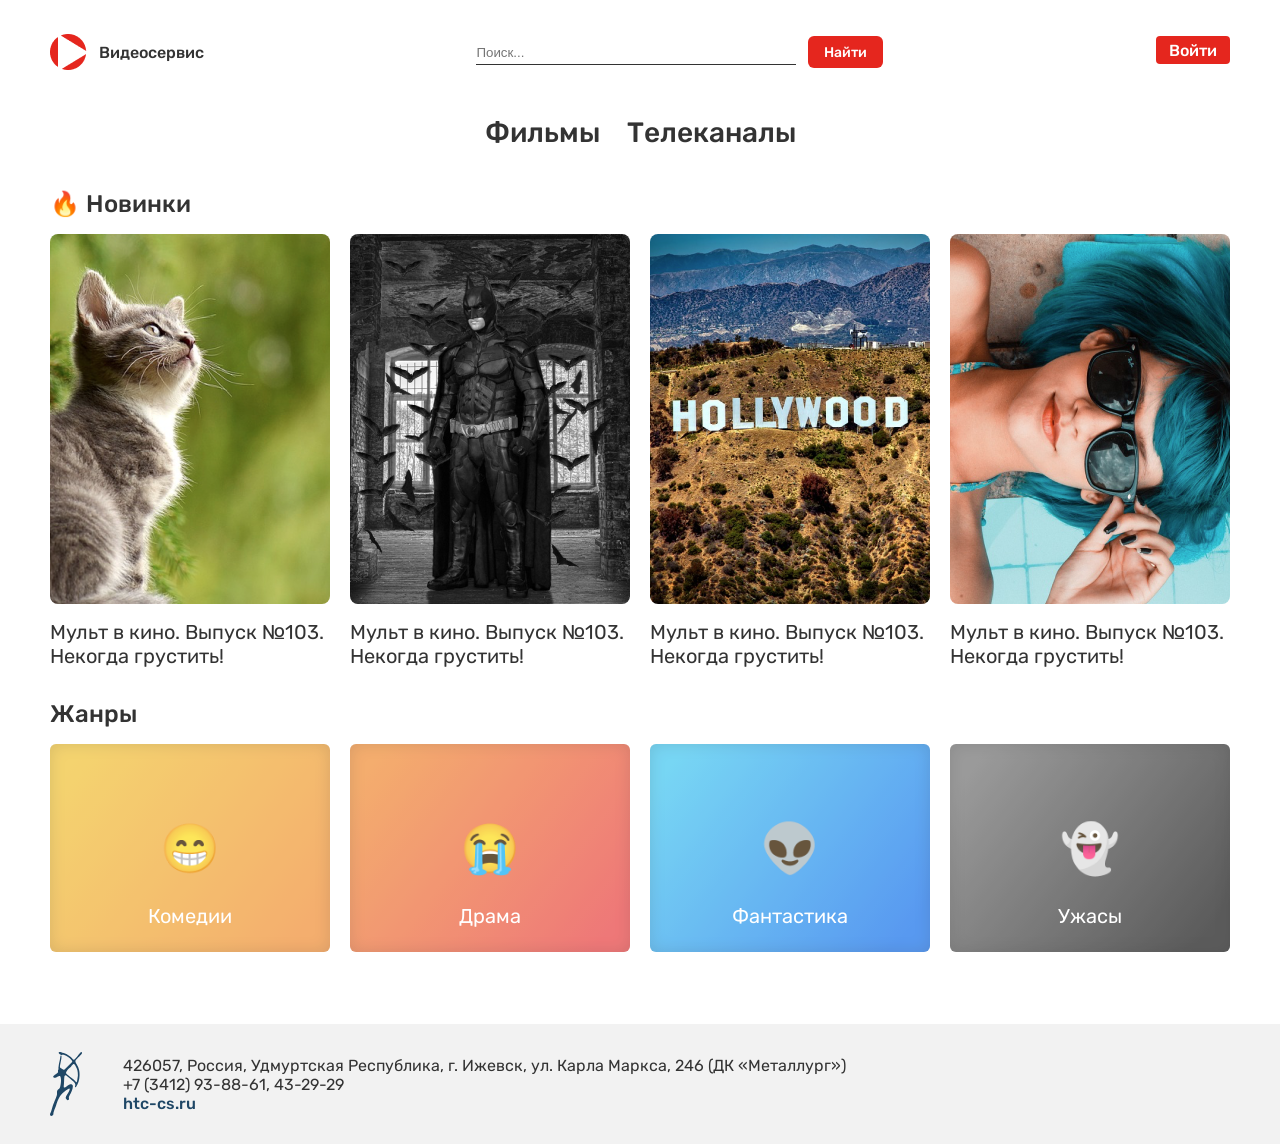
<file: index.html>
<!DOCTYPE html>
<html lang="ru">
<head>
    <meta charset="UTF-8">
    <meta name="viewport" content="width=device-width, initial-scale=1.0">
    <link rel="stylesheet" href="style1.css">
    <title>Фильмы/Телеканалы</title>
</head>
<body>
    <div class="container">
        <header class="header">
            <div class="header__logo">
                <img src="img/sign.png" alt="logo">
                <p class="header__logo-name">Видеосервис</p>
            </div>
            <form action="#">
                <input class="header__search-txt" type="text" placeholder="Поиск...">
                <input type="button" value="Найти">
            </form>
           <form action="#">
                <input type="checkbox" id="authToggle" class="auth-open-btn" aria-label="Войти">
            </form>
        </header>
        <main>
            <nav class="nav">
                <a class="nav__a" href="#">Фильмы</a>
                <a class="nav__a" href="index2.html">Телеканалы</a>
            </nav>
            <div class="movies">
                <p class="movies-h">&#128293; Новинки</p>
                <div class="new">
                    <div class="new-item">
                        <img class="new-item__img" src="img/img_cat.png" alt="movie about cat">
                        <p>Мульт в кино. Выпуск №103. Некогда грустить!</p>
                        <p class="new-item__desc">Фильм повествует о череде событий, произошедших в Голливуде в 1969 году, на закате его «золотого века». Известный актер Рик Далтон и его дублер Клифф Бут пытаются найти свое место в стремительно меняющемся мире киноиндустрии.</p>
                    </div>
                    <div class="new-item">
                        <img class="new-item__img" src="img/img_bat.png" alt="movie about cat">
                        <p>Мульт в кино. Выпуск №103. Некогда грустить!</p>
                        <p class="new-item__desc">Фильм повествует о череде событий, произошедших в Голливуде в 1969 году, на закате его «золотого века». Известный актер Рик Далтон и его дублер Клифф Бут пытаются найти свое место в стремительно меняющемся мире киноиндустрии.</p>
                    </div>
                    <div class="new-item">
                        <img class="new-item__img" src="img/img_holy.png" alt="movie about cat">
                        <p>Мульт в кино. Выпуск №103. Некогда грустить!</p>
                        <p class="new-item__desc">Фильм повествует о череде событий, произошедших в Голливуде в 1969 году, на закате его «золотого века». Известный актер Рик Далтон и его дублер Клифф Бут пытаются найти свое место в стремительно меняющемся мире киноиндустрии.</p>
                    </div>
                    <div class="new-item">
                        <img class="new-item__img" src="img/img_strip.png" alt="movie about cat">
                        <p>Мульт в кино. Выпуск №103. Некогда грустить!</p>
                        <p class="new-item__desc">Фильм повествует о череде событий, произошедших в Голливуде в 1969 году, на закате его «золотого века». Известный актер Рик Далтон и его дублер Клифф Бут пытаются найти свое место в стремительно меняющемся мире киноиндустрии.</p>
                    </div>
                </div>
            </div>
            <div class="genres-gallery">
                <p class="movies-h">
                    Жанры
                </p>
                <div class="genres">
                    <div class="genres__item comedy">
                        <p class="genres__item-emj">
                            &#128513;
                        </p>
                        <p class="genres__item-p">
                            Комедии
                        </p>
                        
                    </div>
                    <div class="genres__item drama">
                        <p class="genres__item-emj">
                            &#128557;
                        </p>
                        <p class="genres__item-p">
                            Драма
                        </p>
                        
                    </div>
                    <div class="genres__item fantasy">
                        <p class="genres__item-emj">
                        	&#128125;
                        </p>
                        <p class="genres__item-p">
                            Фантастика
                        </p>
                        
                    </div>
                    <div class="genres__item horror">
                        <p class="genres__item-emj">
                        	&#128123;
                        </p>
                        <p class="genres__item-p">
                            Ужасы
                        </p>
                        
                    </div>
                </div>
            </div>
        </main>
    </div>
    <footer class="footer">
        <div class="container footer-container">
            <img src="img/logo.svg" alt="logo">
            <div class="footer__info">
                <p class="footer__info-p">426057, Россия, Удмуртская Республика, г. Ижевск, ул. Карла Маркса, 246 (ДК «Металлург»)</p>
                <p class="footer__info-p">+7 (3412) 93-88-61, 43-29-29</p>
                <a class="footer__info-a" href="https://htc-cs.ru">htc-cs.ru</a>
            </div>
        </div>
    </footer>
<div class="modalAuth" id="modalAuth" role="dialog" aria-modal="true" aria-labelledby="modalAuthTitle">
        <label for="authToggle" class="modalAuth-overlay"></label>
        <div class="modalAuth-content">
            <h1 class="modalAuth-content_Header" id="modalAuthTitle">Вход</h1>
            <form class="modalAuth-form" action="#" method="post">
                <div class="modalAuth-content__login">
                    <input class="modalAuth-content__login-inp" type="text" name="login" placeholder="Логин">
                </div>
                <div class="modalAuth-content__password">
                    <input class="modalAuth-content__password-inp" type="password" name="password" placeholder="Пароль">
                </div>
                <div class="custom-checkbox">
                    <label>
                        <input type="checkbox" name="agree">
                        Запомнить меня
                    </label>
                </div>
                <div class="modalAuth-buttons">
                    <button class="modalAuth-btn modalAuth-btn--primary" type="submit">Войти</button>
                </div>
            </form>
        </div>
    </div>
</body>
</html>
</file>
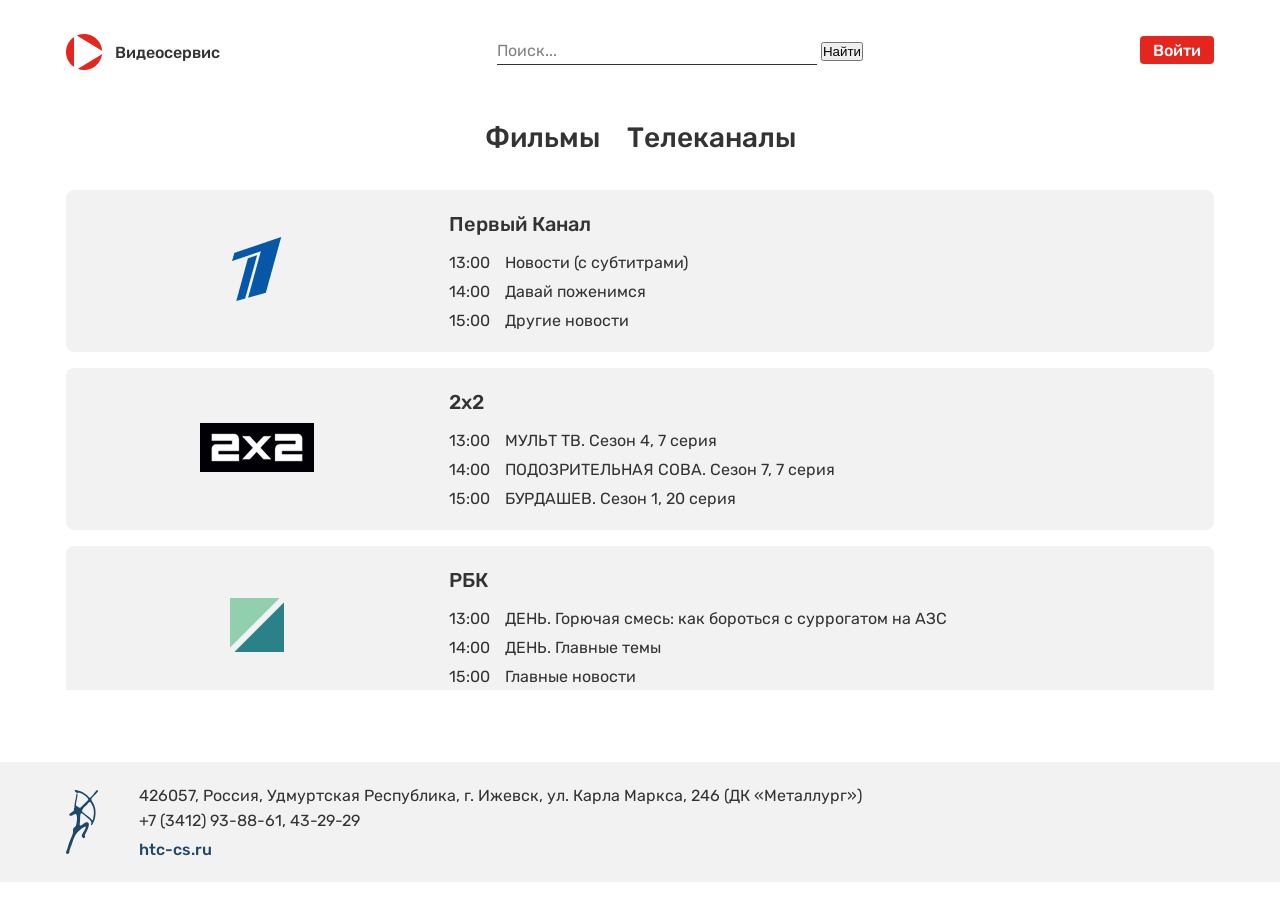
<file: serial—копия—копия/index.html>
<!DOCTYPE html>
<html lang="ru">
<head>
    <meta charset="UTF-8">
    <meta name="viewport" content="width=device-width, initial-scale=1.0">
    <link rel="stylesheet" href="style.css">
    <title>Фильмы/Телеканалы</title>
</head>
<body>
    <div class="container">
        <header class="header">
            <div class="header__logo">
                <img src="img/sign.png" alt="logo">
                <p class="header__logo-name">Видеосервис</p>
            </div>
            <form action="#">
                <input class="header__search-txt" type="text" placeholder="Поиск...">
                <input type="button" value="Найти">
            </form>
            <form action="#">
                <input type="checkbox" id="authToggle" class="auth-open-btn" aria-label="Войти">
            </form>
        </header>
        <main>
            <nav class="nav">
                <a class="nav__a" href="../ЦВТ_2026_2_2/index.html">Фильмы</a>
                <a class="nav__a" href="#">Телеканалы</a>
            </nav>
            <div class="mainBlock">
                <div class="mainBlock__first">
                    <div class="mainBlock__first-tvLogo">
                        <img class="mainBlock__first-img" src="img/1st.png" alt="firstChannelLogo">
                    </div>
                    <div class="mainBlock__first-tvScheduleOsn">
                        <p class="mainBlock__first-tvScheduleChannelName">Первый Канал</p>
                        <div class="mainBlock__first-tvSchedule">
                            <p class="mainBlock__first-scheduleTimeRed">13:00</p>
                            <p class="mainBlock__first-scheduleProgrammRed">Новости (с субтитрами)</p>
                            <p class="mainBlock__first-scheduleTime">14:00</p>
                            <p class="mainBlock__first-scheduleProgramm">Давай поженимся</p>
                            <p class="mainBlock__first-scheduleTime">15:00</p>
                            <p class="mainBlock__first-scheduleProgramm">Другие новости</p>
                        </div>
                    </div>
                </div>
                <div class="mainBlock__second">
                    <div class="mainBlock__second-tvLogo">
                        <img class="mainBlock__second-img" src="img/2x2.png" alt="2x2ChannelLogo">
                    </div>
                    <div class="mainBlock__second-tvScheduleOsn">
                        <p class="mainBlock__second-tvScheduleChannelName">2x2</p>
                        <div class="mainBlock__second-tvSchedule">
                            <p class="mainBlock__second-scheduleTimeRed">13:00</p>
                            <p class="mainBlock__second-scheduleProgrammRed">МУЛЬТ ТВ. Сезон 4, 7 серия</p>
                            <p class="mainBlock__second-scheduleTime">14:00</p>
                            <p class="mainBlock__second-scheduleProgramm">ПОДОЗРИТЕЛЬНАЯ СОВА. Сезон 7, 7 серия</p>
                            <p class="mainBlock__second-scheduleTime">15:00</p>
                            <p class="mainBlock__second-scheduleProgramm">БУРДАШЕВ. Сезон 1, 20 серия</p>
                        </div>
                    </div>
                </div>
                <div class="mainBlock__third">
                    <div class="mainBlock__third-tvLogo">
                        <img class="mainBlock__third-img" src="img/rbc.png" alt="RBK-ChannelLogo">
                    </div>
                    <div class="mainBlock__third-tvScheduleOsn">
                        <p class="mainBlock__third-tvScheduleChannelName">РБК</p>
                        <div class="mainBlock__third-tvSchedule">
                            <p class="mainBlock__third-scheduleTimeRed">13:00</p>
                            <p class="mainBlock__third-scheduleProgrammRed">ДЕНЬ. Горючая смесь: как бороться с суррогатом на АЗС</p>
                            <p class="mainBlock__third-scheduleTime">14:00</p>
                            <p class="mainBlock__third-scheduleProgramm">ДЕНЬ. Главные темы</p>
                            <p class="mainBlock__third-scheduleTime">15:00</p>
                            <p class="mainBlock__third-scheduleProgramm">Главные новости</p>
                        </div>
                    </div>
                </div>
                <div class="mainBlock__fourth">
                    <div class="mainBlock__fourth-tvLogo">
                        <img class="mainBlock__fourth-img" src="img/amedia.png" alt="AmediaPremium-ChannelLogo">
                    </div>
                    <div class="mainBlock__fourth-tvScheduleOsn">
                        <p class="mainBlock__fourth-tvScheduleChannelName">AMEDIA PREMIUM</p>
                        <div class="mainBlock__fourth-tvSchedule">
                            <p class="mainBlock__fourth-scheduleTimeRed">13:00</p>
                            <p class="mainBlock__fourth-scheduleProgrammRed">Клиент всегда мёртв</p>
                            <p class="mainBlock__fourth-scheduleTime">14:00</p>
                            <p class="mainBlock__fourth-scheduleProgramm">Голодные игры: Сойка-пересмешница. Часть I</p>
                            <p class="mainBlock__fourth-scheduleTime">15:00</p>
                            <p class="mainBlock__fourth-scheduleProgramm">Секс в большом городе</p>
                        </div>
                    </div>
                </div>
            </div>
            <div class="scrollbar">
            </div>
        </main>
    </div>
    <footer class="footer">
        <div class="container footer-container">
            <img src="img/logo.svg" alt="logo">
            <div class="footer__info">
                <p class="footer__info-p">426057, Россия, Удмуртская Республика, г. Ижевск, ул. Карла Маркса, 246 (ДК «Металлург»)</p>
                <p class="footer__info-p">+7 (3412) 93-88-61, 43-29-29</p>
                <a class="footer__info-a" href="https://htc-cs.ru">htc-cs.ru</a>
            </div>
        </div>
    </footer>
    <div class="modalAuth" id="modalAuth" role="dialog" aria-modal="true" aria-labelledby="modalAuthTitle">
        <label for="authToggle" class="modalAuth-overlay"></label>
        <div class="modalAuth-content">
            <h1 class="modalAuth-content_Header" id="modalAuthTitle">Вход</h1>
            <form class="modalAuth-form" action="#" method="post">
                <div class="modalAuth-content__login">
                    <input class="modalAuth-content__login-inp" type="text" name="login" placeholder="Логин">
                </div>
                <div class="modalAuth-content__password">
                    <input class="modalAuth-content__password-inp" type="password" name="password" placeholder="Пароль">
                </div>
                <div class="custom-checkbox">
                    <label>
                        <input type="checkbox" name="agree">
                        Запомнить меня
                    </label>
                </div>
                <div class="modalAuth-buttons">
                    <button class="modalAuth-btn modalAuth-btn--primary" type="submit">Войти</button>
                </div>
            </form>
        </div>
    </div>
</body>
</html>
</file>
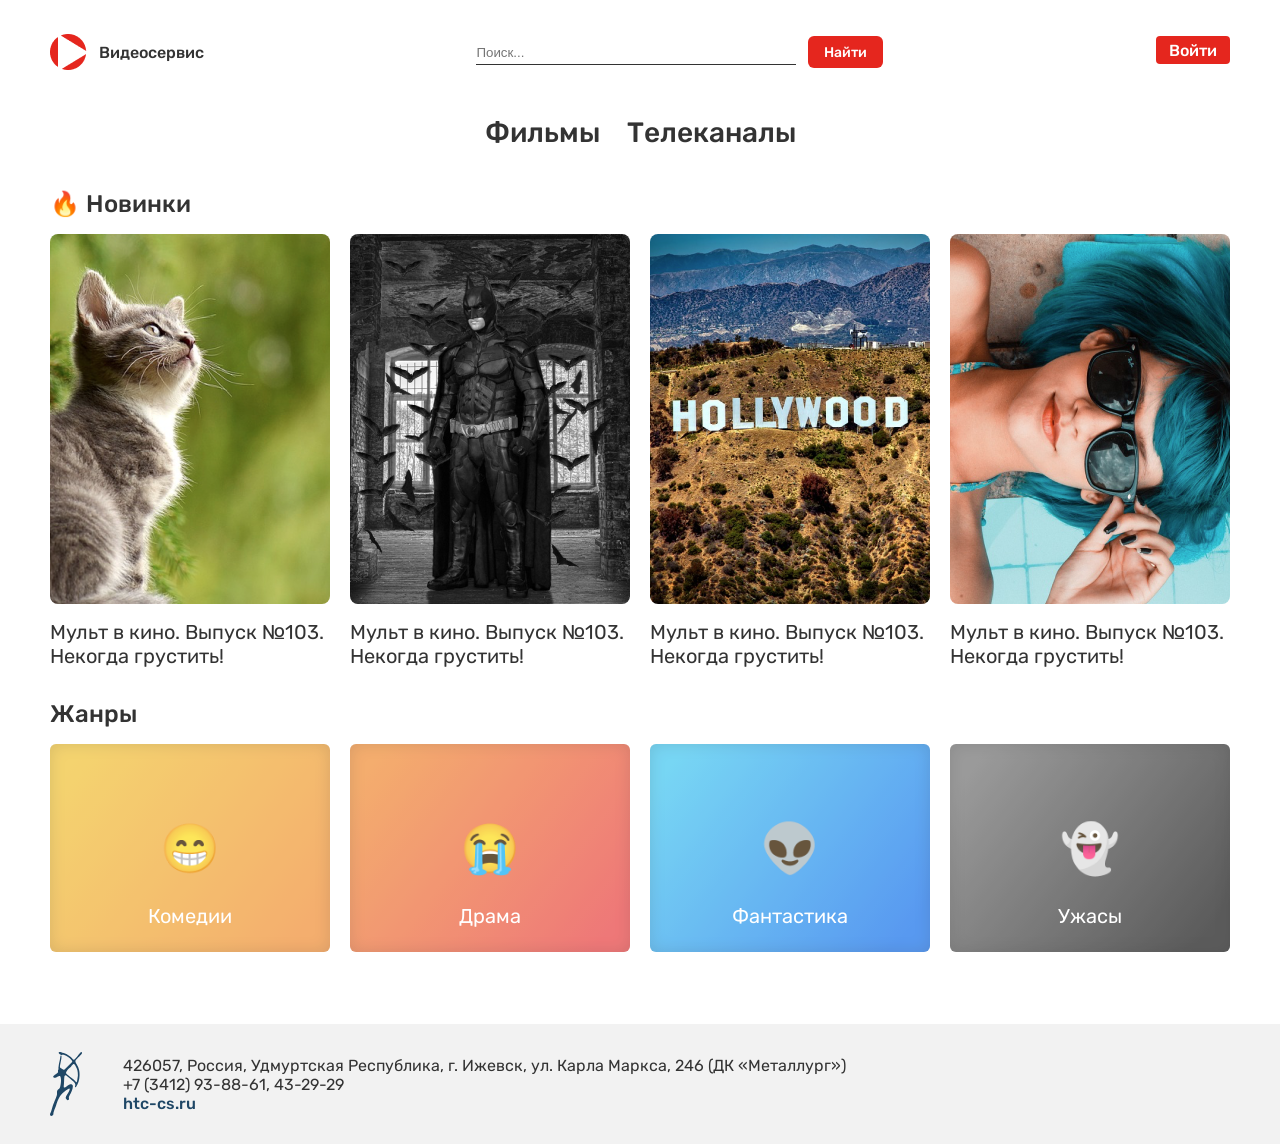
<file: ЦВТ_2026_2_2/index.html>
<!DOCTYPE html>
<html lang="ru">
<head>
    <meta charset="UTF-8">
    <meta name="viewport" content="width=device-width, initial-scale=1.0">
    <link rel="stylesheet" href="style.css">
    <title>Фильмы/Телеканалы</title>
</head>
<body>
    <div class="container">
        <header class="header">
            <div class="header__logo">
                <img src="img/sign.png" alt="logo">
                <p class="header__logo-name">Видеосервис</p>
            </div>
            <form action="#">
                <input class="header__search-txt" type="text" placeholder="Поиск...">
                <input type="button" value="Найти">
            </form>
           <form action="#">
                <input type="checkbox" id="authToggle" class="auth-open-btn" aria-label="Войти">
            </form>
        </header>
        <main>
            <nav class="nav">
                <a class="nav__a" href="#">Фильмы</a>
                <a class="nav__a" href="../serial—копия—копия/index.html">Телеканалы</a>
            </nav>
            <div class="movies">
                <p class="movies-h">&#128293; Новинки</p>
                <div class="new">
                    <div class="new-item">
                        <img class="new-item__img" src="img/img_cat.png" alt="movie about cat">
                        <p>Мульт в кино. Выпуск №103. Некогда грустить!</p>
                        <p class="new-item__desc">Фильм повествует о череде событий, произошедших в Голливуде в 1969 году, на закате его «золотого века». Известный актер Рик Далтон и его дублер Клифф Бут пытаются найти свое место в стремительно меняющемся мире киноиндустрии.</p>
                    </div>
                    <div class="new-item">
                        <img class="new-item__img" src="img/img_bat.png" alt="movie about cat">
                        <p>Мульт в кино. Выпуск №103. Некогда грустить!</p>
                        <p class="new-item__desc">Фильм повествует о череде событий, произошедших в Голливуде в 1969 году, на закате его «золотого века». Известный актер Рик Далтон и его дублер Клифф Бут пытаются найти свое место в стремительно меняющемся мире киноиндустрии.</p>
                    </div>
                    <div class="new-item">
                        <img class="new-item__img" src="img/img_holy.png" alt="movie about cat">
                        <p>Мульт в кино. Выпуск №103. Некогда грустить!</p>
                        <p class="new-item__desc">Фильм повествует о череде событий, произошедших в Голливуде в 1969 году, на закате его «золотого века». Известный актер Рик Далтон и его дублер Клифф Бут пытаются найти свое место в стремительно меняющемся мире киноиндустрии.</p>
                    </div>
                    <div class="new-item">
                        <img class="new-item__img" src="img/img_strip.png" alt="movie about cat">
                        <p>Мульт в кино. Выпуск №103. Некогда грустить!</p>
                        <p class="new-item__desc">Фильм повествует о череде событий, произошедших в Голливуде в 1969 году, на закате его «золотого века». Известный актер Рик Далтон и его дублер Клифф Бут пытаются найти свое место в стремительно меняющемся мире киноиндустрии.</p>
                    </div>
                </div>
            </div>
            <div class="genres-gallery">
                <p class="movies-h">
                    Жанры
                </p>
                <div class="genres">
                    <div class="genres__item comedy">
                        <p class="genres__item-emj">
                            &#128513;
                        </p>
                        <p class="genres__item-p">
                            Комедии
                        </p>
                        
                    </div>
                    <div class="genres__item drama">
                        <p class="genres__item-emj">
                            &#128557;
                        </p>
                        <p class="genres__item-p">
                            Драма
                        </p>
                        
                    </div>
                    <div class="genres__item fantasy">
                        <p class="genres__item-emj">
                        	&#128125;
                        </p>
                        <p class="genres__item-p">
                            Фантастика
                        </p>
                        
                    </div>
                    <div class="genres__item horror">
                        <p class="genres__item-emj">
                        	&#128123;
                        </p>
                        <p class="genres__item-p">
                            Ужасы
                        </p>
                        
                    </div>
                </div>
            </div>
        </main>
    </div>
    <footer class="footer">
        <div class="container footer-container">
            <img src="img/logo.svg" alt="logo">
            <div class="footer__info">
                <p class="footer__info-p">426057, Россия, Удмуртская Республика, г. Ижевск, ул. Карла Маркса, 246 (ДК «Металлург»)</p>
                <p class="footer__info-p">+7 (3412) 93-88-61, 43-29-29</p>
                <a class="footer__info-a" href="https://htc-cs.ru">htc-cs.ru</a>
            </div>
        </div>
    </footer>
<div class="modalAuth" id="modalAuth" role="dialog" aria-modal="true" aria-labelledby="modalAuthTitle">
        <label for="authToggle" class="modalAuth-overlay"></label>
        <div class="modalAuth-content">
            <h1 class="modalAuth-content_Header" id="modalAuthTitle">Вход</h1>
            <form class="modalAuth-form" action="#" method="post">
                <div class="modalAuth-content__login">
                    <input class="modalAuth-content__login-inp" type="text" name="login" placeholder="Логин">
                </div>
                <div class="modalAuth-content__password">
                    <input class="modalAuth-content__password-inp" type="password" name="password" placeholder="Пароль">
                </div>
                <div class="custom-checkbox">
                    <label>
                        <input type="checkbox" name="agree">
                        Запомнить меня
                    </label>
                </div>
                <div class="modalAuth-buttons">
                    <button class="modalAuth-btn modalAuth-btn--primary" type="submit">Войти</button>
                </div>
            </form>
        </div>
    </div>
</body>
</html>
</file>
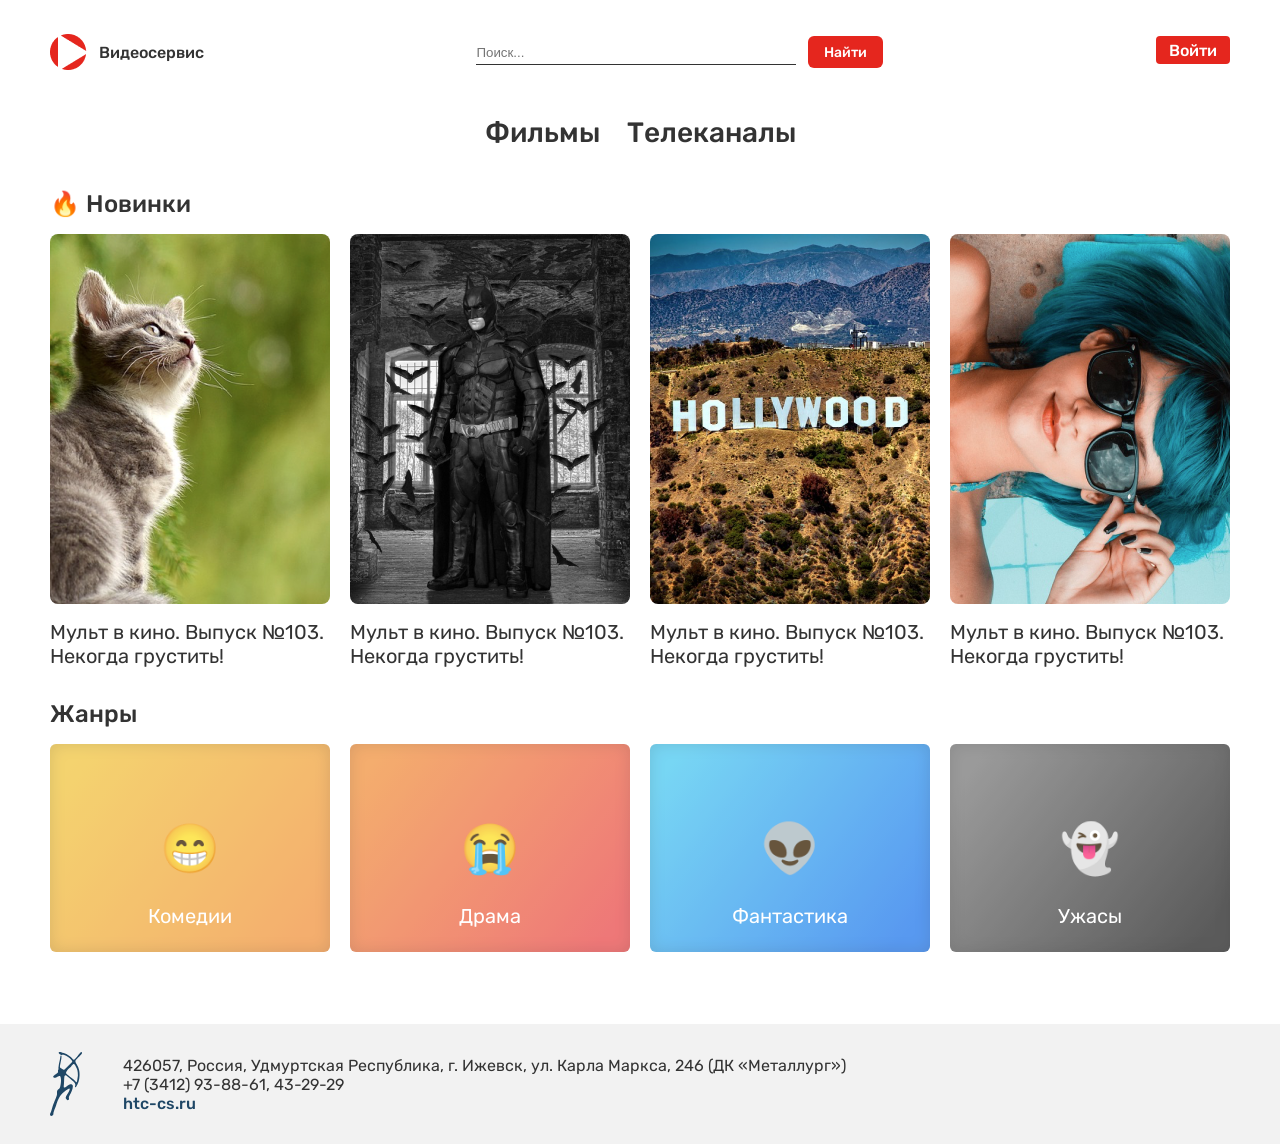
<file: index1.html>
<!DOCTYPE html>
<html lang="ru">
<head>
    <meta charset="UTF-8">
    <meta name="viewport" content="width=device-width, initial-scale=1.0">
    <link rel="stylesheet" href="style1.css">
    <title>Фильмы/Телеканалы</title>
</head>
<body>
    <div class="container">
        <header class="header">
            <div class="header__logo">
                <img src="img/sign.png" alt="logo">
                <p class="header__logo-name">Видеосервис</p>
            </div>
            <form action="#">
                <input class="header__search-txt" type="text" placeholder="Поиск...">
                <input type="button" value="Найти">
            </form>
           <form action="#">
                <input type="checkbox" id="authToggle" class="auth-open-btn" aria-label="Войти">
            </form>
        </header>
        <main>
            <nav class="nav">
                <a class="nav__a" href="#">Фильмы</a>
                <a class="nav__a" href="index2.html">Телеканалы</a>
            </nav>
            <div class="movies">
                <p class="movies-h">&#128293; Новинки</p>
                <div class="new">
                    <div class="new-item">
                        <img class="new-item__img" src="img/img_cat.png" alt="movie about cat">
                        <p>Мульт в кино. Выпуск №103. Некогда грустить!</p>
                        <p class="new-item__desc">Фильм повествует о череде событий, произошедших в Голливуде в 1969 году, на закате его «золотого века». Известный актер Рик Далтон и его дублер Клифф Бут пытаются найти свое место в стремительно меняющемся мире киноиндустрии.</p>
                    </div>
                    <div class="new-item">
                        <img class="new-item__img" src="img/img_bat.png" alt="movie about cat">
                        <p>Мульт в кино. Выпуск №103. Некогда грустить!</p>
                        <p class="new-item__desc">Фильм повествует о череде событий, произошедших в Голливуде в 1969 году, на закате его «золотого века». Известный актер Рик Далтон и его дублер Клифф Бут пытаются найти свое место в стремительно меняющемся мире киноиндустрии.</p>
                    </div>
                    <div class="new-item">
                        <img class="new-item__img" src="img/img_holy.png" alt="movie about cat">
                        <p>Мульт в кино. Выпуск №103. Некогда грустить!</p>
                        <p class="new-item__desc">Фильм повествует о череде событий, произошедших в Голливуде в 1969 году, на закате его «золотого века». Известный актер Рик Далтон и его дублер Клифф Бут пытаются найти свое место в стремительно меняющемся мире киноиндустрии.</p>
                    </div>
                    <div class="new-item">
                        <img class="new-item__img" src="img/img_strip.png" alt="movie about cat">
                        <p>Мульт в кино. Выпуск №103. Некогда грустить!</p>
                        <p class="new-item__desc">Фильм повествует о череде событий, произошедших в Голливуде в 1969 году, на закате его «золотого века». Известный актер Рик Далтон и его дублер Клифф Бут пытаются найти свое место в стремительно меняющемся мире киноиндустрии.</p>
                    </div>
                </div>
            </div>
            <div class="genres-gallery">
                <p class="movies-h">
                    Жанры
                </p>
                <div class="genres">
                    <div class="genres__item comedy">
                        <p class="genres__item-emj">
                            &#128513;
                        </p>
                        <p class="genres__item-p">
                            Комедии
                        </p>
                        
                    </div>
                    <div class="genres__item drama">
                        <p class="genres__item-emj">
                            &#128557;
                        </p>
                        <p class="genres__item-p">
                            Драма
                        </p>
                        
                    </div>
                    <div class="genres__item fantasy">
                        <p class="genres__item-emj">
                        	&#128125;
                        </p>
                        <p class="genres__item-p">
                            Фантастика
                        </p>
                        
                    </div>
                    <div class="genres__item horror">
                        <p class="genres__item-emj">
                        	&#128123;
                        </p>
                        <p class="genres__item-p">
                            Ужасы
                        </p>
                        
                    </div>
                </div>
            </div>
        </main>
    </div>
    <footer class="footer">
        <div class="container footer-container">
            <img src="img/logo.svg" alt="logo">
            <div class="footer__info">
                <p class="footer__info-p">426057, Россия, Удмуртская Республика, г. Ижевск, ул. Карла Маркса, 246 (ДК «Металлург»)</p>
                <p class="footer__info-p">+7 (3412) 93-88-61, 43-29-29</p>
                <a class="footer__info-a" href="https://htc-cs.ru">htc-cs.ru</a>
            </div>
        </div>
    </footer>
<div class="modalAuth" id="modalAuth" role="dialog" aria-modal="true" aria-labelledby="modalAuthTitle">
        <label for="authToggle" class="modalAuth-overlay"></label>
        <div class="modalAuth-content">
            <h1 class="modalAuth-content_Header" id="modalAuthTitle">Вход</h1>
            <form class="modalAuth-form" action="#" method="post">
                <div class="modalAuth-content__login">
                    <input class="modalAuth-content__login-inp" type="text" name="login" placeholder="Логин">
                </div>
                <div class="modalAuth-content__password">
                    <input class="modalAuth-content__password-inp" type="password" name="password" placeholder="Пароль">
                </div>
                <div class="custom-checkbox">
                    <label>
                        <input type="checkbox" name="agree">
                        Запомнить меня
                    </label>
                </div>
                <div class="modalAuth-buttons">
                    <button class="modalAuth-btn modalAuth-btn--primary" type="submit">Войти</button>
                </div>
            </form>
        </div>
    </div>
</body>
</html>
</file>
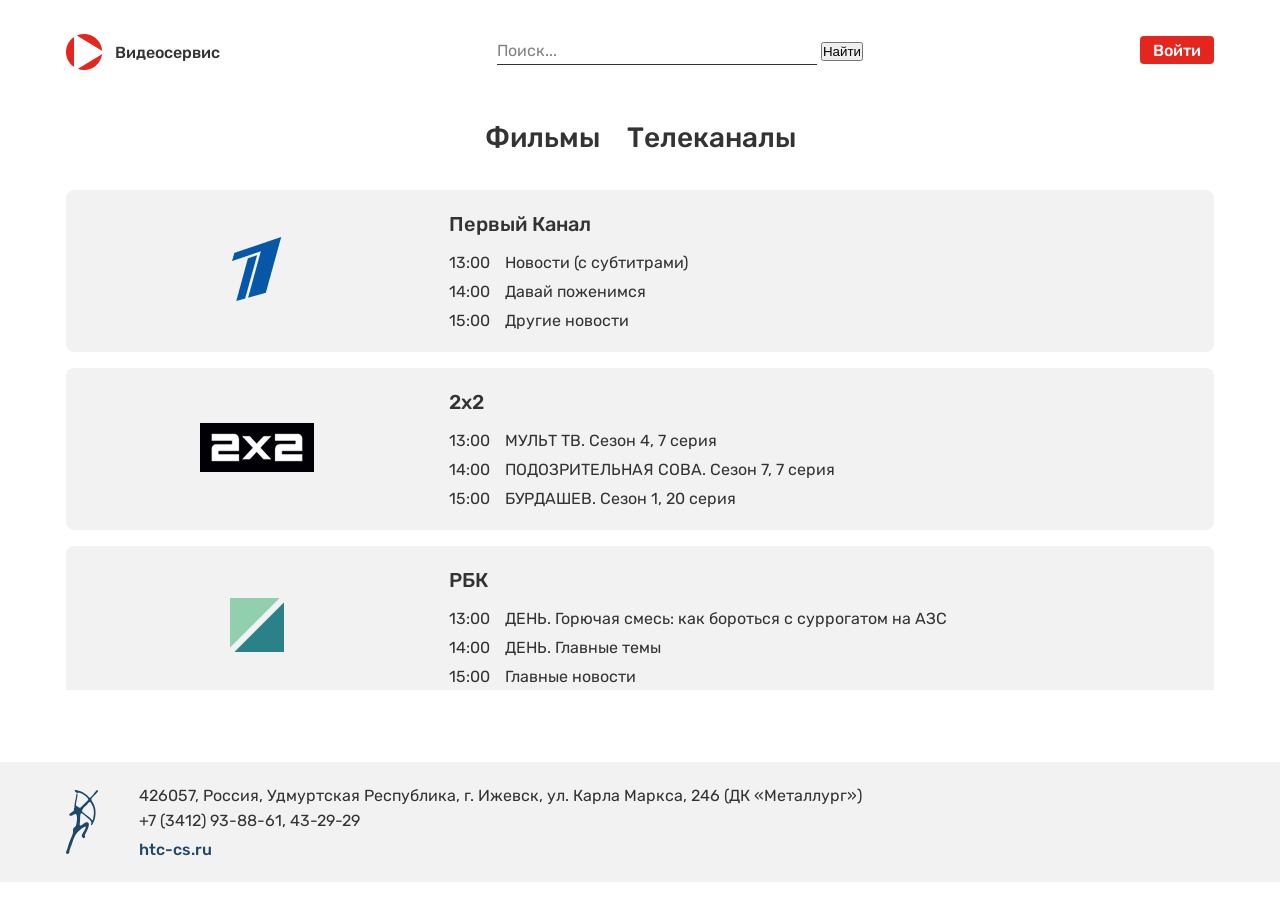
<file: index2.html>
<!DOCTYPE html>
<html lang="ru">
<head>
    <meta charset="UTF-8">
    <meta name="viewport" content="width=device-width, initial-scale=1.0">
    <link rel="stylesheet" href="style2.css">
    <title>Фильмы/Телеканалы</title>
</head>
<body>
    <div class="container">
        <header class="header">
            <div class="header__logo">
                <img src="img/sign.png" alt="logo">
                <p class="header__logo-name">Видеосервис</p>
            </div>
            <form action="#">
                <input class="header__search-txt" type="text" placeholder="Поиск...">
                <input type="button" value="Найти">
            </form>
            <form action="#">
                <input type="checkbox" id="authToggle" class="auth-open-btn" aria-label="Войти">
            </form>
        </header>
        <main>
            <nav class="nav">
                <a class="nav__a" href="index.html">Фильмы</a>
                <a class="nav__a" href="#">Телеканалы</a>
            </nav>
            <div class="mainBlock">
                <div class="mainBlock__first">
                    <div class="mainBlock__first-tvLogo">
                        <img class="mainBlock__first-img" src="img/1st.png" alt="firstChannelLogo">
                    </div>
                    <div class="mainBlock__first-tvScheduleOsn">
                        <p class="mainBlock__first-tvScheduleChannelName">Первый Канал</p>
                        <div class="mainBlock__first-tvSchedule">
                            <p class="mainBlock__first-scheduleTimeRed">13:00</p>
                            <p class="mainBlock__first-scheduleProgrammRed">Новости (с субтитрами)</p>
                            <p class="mainBlock__first-scheduleTime">14:00</p>
                            <p class="mainBlock__first-scheduleProgramm">Давай поженимся</p>
                            <p class="mainBlock__first-scheduleTime">15:00</p>
                            <p class="mainBlock__first-scheduleProgramm">Другие новости</p>
                        </div>
                    </div>
                </div>
                <div class="mainBlock__second">
                    <div class="mainBlock__second-tvLogo">
                        <img class="mainBlock__second-img" src="img/2x2.png" alt="2x2ChannelLogo">
                    </div>
                    <div class="mainBlock__second-tvScheduleOsn">
                        <p class="mainBlock__second-tvScheduleChannelName">2x2</p>
                        <div class="mainBlock__second-tvSchedule">
                            <p class="mainBlock__second-scheduleTimeRed">13:00</p>
                            <p class="mainBlock__second-scheduleProgrammRed">МУЛЬТ ТВ. Сезон 4, 7 серия</p>
                            <p class="mainBlock__second-scheduleTime">14:00</p>
                            <p class="mainBlock__second-scheduleProgramm">ПОДОЗРИТЕЛЬНАЯ СОВА. Сезон 7, 7 серия</p>
                            <p class="mainBlock__second-scheduleTime">15:00</p>
                            <p class="mainBlock__second-scheduleProgramm">БУРДАШЕВ. Сезон 1, 20 серия</p>
                        </div>
                    </div>
                </div>
                <div class="mainBlock__third">
                    <div class="mainBlock__third-tvLogo">
                        <img class="mainBlock__third-img" src="img/rbc.png" alt="RBK-ChannelLogo">
                    </div>
                    <div class="mainBlock__third-tvScheduleOsn">
                        <p class="mainBlock__third-tvScheduleChannelName">РБК</p>
                        <div class="mainBlock__third-tvSchedule">
                            <p class="mainBlock__third-scheduleTimeRed">13:00</p>
                            <p class="mainBlock__third-scheduleProgrammRed">ДЕНЬ. Горючая смесь: как бороться с суррогатом на АЗС</p>
                            <p class="mainBlock__third-scheduleTime">14:00</p>
                            <p class="mainBlock__third-scheduleProgramm">ДЕНЬ. Главные темы</p>
                            <p class="mainBlock__third-scheduleTime">15:00</p>
                            <p class="mainBlock__third-scheduleProgramm">Главные новости</p>
                        </div>
                    </div>
                </div>
                <div class="mainBlock__fourth">
                    <div class="mainBlock__fourth-tvLogo">
                        <img class="mainBlock__fourth-img" src="img/amedia.png" alt="AmediaPremium-ChannelLogo">
                    </div>
                    <div class="mainBlock__fourth-tvScheduleOsn">
                        <p class="mainBlock__fourth-tvScheduleChannelName">AMEDIA PREMIUM</p>
                        <div class="mainBlock__fourth-tvSchedule">
                            <p class="mainBlock__fourth-scheduleTimeRed">13:00</p>
                            <p class="mainBlock__fourth-scheduleProgrammRed">Клиент всегда мёртв</p>
                            <p class="mainBlock__fourth-scheduleTime">14:00</p>
                            <p class="mainBlock__fourth-scheduleProgramm">Голодные игры: Сойка-пересмешница. Часть I</p>
                            <p class="mainBlock__fourth-scheduleTime">15:00</p>
                            <p class="mainBlock__fourth-scheduleProgramm">Секс в большом городе</p>
                        </div>
                    </div>
                </div>
            </div>
            <div class="scrollbar">
            </div>
        </main>
    </div>
    <footer class="footer">
        <div class="container footer-container">
            <img src="img/logo.svg" alt="logo">
            <div class="footer__info">
                <p class="footer__info-p">426057, Россия, Удмуртская Республика, г. Ижевск, ул. Карла Маркса, 246 (ДК «Металлург»)</p>
                <p class="footer__info-p">+7 (3412) 93-88-61, 43-29-29</p>
                <a class="footer__info-a" href="https://htc-cs.ru">htc-cs.ru</a>
            </div>
        </div>
    </footer>
    <div class="modalAuth" id="modalAuth" role="dialog" aria-modal="true" aria-labelledby="modalAuthTitle">
        <label for="authToggle" class="modalAuth-overlay"></label>
        <div class="modalAuth-content">
            <h1 class="modalAuth-content_Header" id="modalAuthTitle">Вход</h1>
            <form class="modalAuth-form" action="#" method="post">
                <div class="modalAuth-content__login">
                    <input class="modalAuth-content__login-inp" type="text" name="login" placeholder="Логин">
                </div>
                <div class="modalAuth-content__password">
                    <input class="modalAuth-content__password-inp" type="password" name="password" placeholder="Пароль">
                </div>
                <div class="custom-checkbox">
                    <label>
                        <input type="checkbox" name="agree">
                        Запомнить меня
                    </label>
                </div>
                <div class="modalAuth-buttons">
                    <button class="modalAuth-btn modalAuth-btn--primary" type="submit">Войти</button>
                </div>
            </form>
        </div>
    </div>
</body>
</html>
</file>
<file: style1.css>
@charset "UTF-8";
* {
  margin: 0;
  padding: 0;
  box-sizing: border-box;
}

body {
  font-family: Rubik-Regular;
  font-size: 16px;
  color: #333333;
}

@font-face {
  font-family: Rubik-Medium;
  src: url(../fonts/Rubik-Medium.ttf);
}
@font-face {
  font-family: Rubik-Regular;
  src: url(../fonts/Rubik-Regular.ttf);
}
.container {
  width: 1180px;
  margin: 0 auto;
}

.header {
  height: 40px;
  margin-top: 32px;
  display: flex;
  justify-content: space-between;
  align-items: center;
}
.header .header__logo {
  display: flex;
  align-items: center;
}
.header .header__logo-name {
  font-family: Rubik-Medium;
  font-size: 16px;
  color: #333333;
  margin-left: 11.88px;
}
.header .header__search-txt {
  border: none;
}
.header .header__search-txt:focus {
  outline: none;
}
.header .header__search-txt {
  width: 320px;
  height: 25px;
  border-bottom: 1px #333333 solid;
}
.header .header__search-txt .header__search-txt::-moz-placeholder {
  font-family: Rubik-Regular;
  font-size: 16px;
  color: #828282;
}
.header .header__search-txt .header__search-txt::placeholder {
  font-family: Rubik-Regular;
  font-size: 16px;
  color: #828282;
}
.header form:first-of-type input[type=button] {
  border: none;
  cursor: pointer;
  font-family: Rubik-Medium;
  border-radius: 6px;
  transition: background-color 0.2s ease, color 0.2s ease;
}
.header form:first-of-type input[type=button]:focus {
  outline: none;
}
.header form:first-of-type input[type=button] {
  background-color: #E5261E;
  color: #ffffff;
  height: 32px;
  padding: 0 16px;
  margin-left: 8px;
  font-size: 14px;
}
.header form:first-of-type input[type=button] .header:hover {
  background-color: rgb(195.5976095618, 29.5569721116, 22.6023904382);
}
.header form:last-of-type input[type=button] {
  border: none;
  cursor: pointer;
  font-family: Rubik-Medium;
  border-radius: 6px;
  transition: background-color 0.2s ease, color 0.2s ease;
}
.header form:last-of-type input[type=button]:focus {
  outline: none;
}
.header form:last-of-type input[type=button] {
  background-color: transparent;
  color: #E5261E;
  border: 1px solid #E5261E;
  height: 32px;
  padding: 0 24px;
  font-size: 14px;
}
.header form:last-of-type input[type=button] .header:hover {
  background-color: #E5261E;
  color: #ffffff;
}

.nav {
  margin: 44px auto 32px auto;
  width: 311px;
  display: flex;
  justify-content: space-between;
  height: 42px;
}
.nav .nav__a {
  font-family: Rubik-Medium;
  font-size: 28px;
  color: #333333;
  text-decoration: none;
}

.nav__a:hover {
  border-bottom: 2px #E5261E solid;
  padding-bottom: 9px;
  color: #E5261E;
}

.movies-h {
  font-family: Rubik-Medium;
  font-size: 24px;
  color: #333333;
  margin-bottom: 16px;
}

.new {
  display: flex;
  justify-content: space-between;
}
.new .new-item {
  width: 280px;
  font-family: Rubik-Regular;
  font-size: 20px;
  color: #333333;
  position: relative;
}
.new .new-item .new-item__img {
  border-radius: 8px;
  margin-bottom: 16px;
  display: block;
  width: 100%;
}
.new .new-item .new-item__desc {
  width: 280px;
  height: 370px;
  background-color: rgba(51, 51, 51, 0.8);
  font-family: Rubik-Regular;
  font-size: 16px;
  color: #ffffff;
  border-radius: 8px;
  padding: 16px;
  line-height: 140%;
  position: absolute;
  top: 0;
  right: 0;
  opacity: 0;
  transition: opacity 0.2s ease;
  overflow-y: auto;
}

.new-item:hover .new-item__desc {
  opacity: 1;
  cursor: pointer;
}

.genres-gallery {
  margin-top: 32px;
}

.genres {
  display: flex;
  justify-content: space-between;
}
.genres .genres__item {
  width: 280px;
  height: 208px;
  box-shadow: inset 0 0 16px rgba(0, 0, 0, 0.15);
  border-radius: 6px;
  display: flex;
  align-items: center;
  justify-content: center;
  flex-direction: column;
  position: relative;
  opacity: 0.8;
  transition: opacity 0.2s ease;
}
.genres .genres__item .genres__item:hover {
  opacity: 1;
  cursor: pointer;
}
.genres .genres__item .genres__item-emj {
  font-size: 48px;
}
.genres .genres__item .genres__item-p {
  font-family: Rubik-Regular;
  font-size: 20px;
  color: #ffffff;
  position: absolute;
  top: 160px;
}

.comedy {
  background: linear-gradient(127.83deg, #F2C94C 8.44%, #F29A4A 91.36%);
}

.drama {
  background: linear-gradient(127.83deg, #F2994A 8.44%, #EB5757 91.36%);
}

.fantasy {
  background: linear-gradient(127.83deg, #56CCF2 8.44%, #2F80ED 91.36%);
}

.horror {
  background: linear-gradient(127.83deg, #828282 8.44%, #333333 91.36%);
}

.footer {
  background-color: #f2f2f2;
  margin-top: 72px;
}
.footer .footer-container {
  height: 120px;
  display: flex;
  align-items: center;
}
.footer .footer__info {
  margin-left: 39.98px;
}
.footer .footer__info .footer__info-p {
  font-family: Rubik-Regular;
  font-size: 16px;
  color: #333333;
}
.footer .footer__info .footer__info-p .footer__info-p:nth-child(2) {
  margin: 6px 0 10px;
}
.footer .footer__info .footer__info-a {
  font-family: Rubik-Medium;
  font-size: 16px;
  color: #1f4766;
  text-decoration: none;
}
.footer .footer__info .footer__info-a .footer__info-a:hover {
  text-decoration: underline;
}

.auth-open-btn {
  -moz-appearance: none;
       appearance: none;
  -webkit-appearance: none;
  width: 74px;
  height: 28px;
  border: none;
  border-radius: 4px;
  background-color: #E5261E;
  cursor: pointer;
  position: relative;
  transition: background-color 0.2s ease;
}

.auth-open-btn::after {
  content: "Войти";
  position: absolute;
  inset: 0;
  display: flex;
  align-items: center;
  justify-content: center;
  flex-direction: row;
  font-family: Rubik-Medium;
  font-size: 16px;
  color: #fff;
  pointer-events: none;
}

.auth-open-btn:hover {
  background-color: #c81f18;
}

.auth-open-btn:focus-visible {
  outline: 2px #333333 solid;
  outline-offset: 2px;
}

.modalAuth {
  position: fixed;
  inset: 0;
  z-index: 1000;
  display: flex;
  align-items: center;
  justify-content: center;
  flex-direction: row;
  opacity: 0;
  visibility: hidden;
  transition: opacity 0.2s ease, visibility 0.2s ease;
}

.modalAuth-overlay {
  position: absolute;
  inset: 0;
  background-color: rgba(0, 0, 0, 0.5);
  cursor: pointer;
}

.modalAuth-content {
  position: relative;
  z-index: 1;
  width: 304px;
  min-height: 394px;
  background-color: #F2F2F2;
  border-radius: 8px;
  padding: 36px 36px 28px;
  box-sizing: border-box;
  display: flex;
  flex-direction: column;
  align-items: center;
  transform: translateY(-12px);
  transition: transform 0.2s ease;
}

.modalAuth-content_Header {
  margin: 0 0 24px;
  font-family: Rubik-Medium;
  font-size: 24px;
  color: #333333;
}

.modalAuth-content__login {
  margin-bottom: 24px;
}

.modalAuth-content__login-inp,
.modalAuth-content__password-inp {
  width: 100%;
  height: 25px;
  border: none;
  border-bottom: 1px #333333 solid;
  background: transparent;
  font-family: Rubik-Regular;
  font-size: 16px;
  color: #333333;
}

.modalAuth-content__login-inp:focus,
.modalAuth-content__password-inp:focus {
  outline: none;
  border-bottom-color: #E5261E;
}

.modalAuth-content__login-inp::-moz-placeholder, .modalAuth-content__password-inp::-moz-placeholder {
  font-family: Rubik-Regular;
  font-size: 16px;
  color: #828282;
}

.modalAuth-content__login-inp::placeholder,
.modalAuth-content__password-inp::placeholder {
  font-family: Rubik-Regular;
  font-size: 16px;
  color: #828282;
}

.modalAuth-close {
  position: absolute;
  top: 12px;
  right: 12px;
  width: 28px;
  height: 28px;
  display: flex;
  align-items: center;
  justify-content: center;
  flex-direction: row;
  font-size: 24px;
  line-height: 1;
  color: #828282;
  cursor: pointer;
  border-radius: 4px;
  transition: color 0.2s ease, background-color 0.2s ease;
}

.modalAuth-close:hover {
  color: #E5261E;
  background-color: rgba(229, 38, 30, 0.08);
}

.modalAuth-form {
  width: 100%;
  display: flex;
  flex-direction: column;
}

.modalAuth-buttons {
  position: absolute;
  left: 96px;
  right: 95px;
  bottom: 36px;
  top: 320px;
}

.modalAuth-btn {
  width: 100%;
  height: 100%;
  display: flex;
  align-items: center;
  justify-content: center;
  flex-direction: row;
  border: none;
  border-radius: 4px;
  font-family: Rubik-Medium;
  font-size: 16px;
  color: #333333;
  cursor: pointer;
  transition: background-color 0.2s ease;
}

.modalAuth-btn--primary {
  background-color: #E5261E;
  color: #ffffff;
}

.modalAuth-btn--primary:hover {
  background-color: #c81f18;
}

body:has(#authToggle:checked) {
  overflow: hidden;
}

body:has(#authToggle:checked) .modalAuth {
  opacity: 1;
  visibility: visible;
}

body:has(#authToggle:checked) .modalAuth .modalAuth-content {
  transform: translateY(0);
}

.custom-checkbox {
  margin: 10px 0;
}

.custom-checkbox label {
  position: relative;
  display: inline-flex;
  align-items: center;
  padding-left: 30px;
  cursor: pointer;
  -webkit-user-select: none;
     -moz-user-select: none;
          user-select: none;
  font-family: Rubik-Regular;
  font-size: 16px;
  color: #333333;
  line-height: 20px;
}

.custom-checkbox label::before {
  content: "";
  position: absolute;
  left: 0;
  top: 50%;
  transform: translateY(-50%);
  width: 20px;
  height: 20px;
  background-color: #fff;
  border: 2px #333333 solid;
  border-radius: 4px;
  transition: all 0.2s ease;
}

.custom-checkbox label:hover::before {
  border-color: #999;
}

.custom-checkbox label::after {
  content: "";
  position: absolute;
  left: 7px;
  top: 50%;
  transform: translateY(-65%) rotate(45deg);
  width: 5px;
  height: 10px;
  border: solid #ff0000;
  border-width: 0 2px 2px 0;
  opacity: 0;
  transition: opacity 0.15s ease;
}

.custom-checkbox label:has(input:checked)::before {
  border-color: #333333;
  background-color: #fff;
}

.custom-checkbox label:has(input:checked)::after {
  opacity: 1;
}

.custom-checkbox input[type=checkbox] {
  position: absolute;
  opacity: 0;
  width: 0;
  height: 0;
}

@media (max-width: 768px) {
  .container {
    width: 100%;
    padding: 0 16px;
  }
  .header {
    height: auto;
    margin-top: 20px;
    flex-direction: column;
    align-items: stretch;
    gap: 16px;
  }
  .header .header__logo {
    justify-content: center;
  }
  .header .header__logo-name {
    margin-left: 8px;
  }
  .header form:first-of-type {
    display: flex;
    flex-direction: column;
    gap: 10px;
  }
  .header form:first-of-type .header__search-txt {
    width: 100%;
  }
  .header form:first-of-type input[type=button],
  .header form:last-of-type input[type=button] {
    width: 100%;
    height: 40px;
    margin-left: 0;
    font-size: 15px;
  }
  .nav {
    width: 100%;
    margin: 24px auto 20px;
    justify-content: center;
    gap: 20px;
    height: auto;
  }
  .nav .nav__a {
    font-size: 20px;
  }
  .movies-h {
    font-size: 20px;
    margin-bottom: 12px;
  }
  .new {
    flex-direction: column;
    align-items: center;
    gap: 20px;
  }
  .new .new-item {
    width: 100%;
    max-width: 340px;
  }
  .new .new-item .new-item__img {
    width: 100%;
    height: auto;
  }
  .new .new-item .new-item__desc {
    position: static;
    width: 100%;
    height: auto;
    max-height: 200px;
    background-color: #F2F2F2;
    color: #333333;
    margin-top: 8px;
    padding: 12px;
    border-radius: 6px;
    opacity: 1;
    overflow-y: auto;
    font-size: 14px;
    line-height: 1.4;
  }
  .genres-gallery {
    margin-top: 24px;
  }
  .genres {
    flex-direction: column;
    align-items: center;
    gap: 16px;
  }
  .genres .genres__item {
    width: 100%;
    max-width: 340px;
    height: 160px;
    opacity: 1;
  }
  .genres .genres__item .genres__item-emj {
    font-size: 40px;
  }
  .genres .genres__item .genres__item-p {
    top: 118px;
    font-size: 18px;
  }
  .footer {
    margin-top: 40px;
  }
  .footer .footer-container {
    height: auto;
    flex-direction: column;
    align-items: flex-start;
    gap: 16px;
    padding: 24px 0;
  }
  .footer .footer__info {
    margin-left: 0;
  }
  .footer .footer__info .footer__info-p:nth-child(2) {
    margin: 6px 0 10px;
  }
  .modalAuth-content {
    width: calc(100% - 32px);
    max-width: 340px;
    min-height: auto;
    padding: 28px 24px 24px;
  }
  .modalAuth-content_Header {
    font-size: 22px;
    margin-bottom: 20px;
  }
  .modalAuth-buttons {
    position: static;
    width: 100%;
    margin-top: 24px;
    height: auto;
  }
  .modalAuth-btn {
    height: 44px;
  }
}
@media (max-width: 380px) {
  .nav .nav__a {
    font-size: 17px;
  }
  .new-item .new-item__desc {
    font-size: 13px;
  }
  .genres .genres__item {
    height: 140px;
  }
  .genres .genres__item .genres__item-p {
    top: 102px;
    font-size: 16px;
  }
}/*# sourceMappingURL=style.css.map */
</file>
<file: serial—копия—копия/style.css>
@charset "UTF-8";
* {
  margin: 0;
  padding: 0;
  box-sizing: border-box;
}

img {
  max-width: 100%;
  height: auto;
}

@font-face {
  font-family: Rubik-Medium;
  src: url(../fonts/Rubik-Medium.ttf);
}
@font-face {
  font-family: Rubik-Regular;
  src: url(../fonts/Rubik-Regular.ttf);
}
.container {
  width: 100%;
  max-width: 1180px;
  padding: 0 16px;
  box-sizing: border-box;
  margin: 0 auto;
}

.header {
  height: 40px;
  margin-top: 32px;
  display: flex;
  justify-content: space-between;
  align-items: center;
}

.header__logo {
  display: flex;
  align-items: center;
}

.header__logo-name {
  font-family: Rubik-Medium;
  font-size: 16px;
  color: #333333;
  margin-left: 11.88px;
}

.header__search-txt {
  width: 320px;
  height: 25px;
  border: none;
  border-bottom: 1px #333333 solid;
}

.header__search-txt:focus {
  outline: none;
}

.header__search-txt::-moz-placeholder {
  font-family: Rubik-Regular;
  font-size: 16px;
  color: #828282;
}

.header__search-txt::placeholder {
  font-family: Rubik-Regular;
  font-size: 16px;
  color: #828282;
}

.nav {
  margin: 44px auto 32px auto;
  width: 311px;
  display: flex;
  justify-content: space-between;
  align-items: center;
  height: 42px;
}

.nav__a {
  font-family: Rubik-Medium;
  font-size: 28px;
  color: #333333;
  text-decoration: none;
}

.nav__a:hover {
  border-bottom: 2px #E5261E solid;
  padding-bottom: 9px;
  color: #E5261E;
}

.mainBlock__first {
  width: 100%;
  height: 162px;
  background: #F2F2F2;
  margin-bottom: 16px;
  border-radius: 8px;
  display: grid;
  grid-template-columns: 1fr 2fr;
  justify-content: center;
  align-items: center;
}

.mainBlock__first-tvLogo {
  margin: auto;
}

.mainBlock__first-tvSchedule {
  display: grid;
  grid-template-columns: 40px 1fr;
  gap: 10px 16px;
}

.mainBlock__first-tvScheduleChannelName {
  margin-bottom: 17px;
  font-family: Rubik-Medium;
  font-size: 20px;
  color: #333333;
}

.mainBlock__first-scheduleTimeRed,
.mainBlock__first-scheduleProgrammRed {
  color: red;
}

.mainBlock__first-scheduleProgramm,
.mainBlock__first-scheduleTimeRed,
.mainBlock__first-scheduleTime,
.mainBlock__first-scheduleProgrammRed {
  gap: 12px;
  font-family: Rubik-Regular;
  font-size: 16px;
  color: #333333;
}

.mainBlock__second {
  width: 100%;
  height: 162px;
  background: #F2F2F2;
  margin-bottom: 16px;
  border-radius: 8px;
  display: grid;
  grid-template-columns: 1fr 2fr;
  justify-content: center;
  align-items: center;
}

.mainBlock__second-tvLogo {
  margin: auto;
}

.mainBlock__second-tvSchedule {
  display: grid;
  grid-template-columns: 40px 1fr;
  gap: 10px 16px;
}

.mainBlock__second-tvScheduleChannelName {
  margin-bottom: 17px;
  font-family: Rubik-Medium;
  font-size: 20px;
  color: #333333;
}

.mainBlock__second-scheduleTimeRed,
.mainBlock__second-scheduleProgrammRed {
  color: red;
}

.mainBlock__second-scheduleProgramm,
.mainBlock__second-scheduleTimeRed,
.mainBlock__second-scheduleTime,
.mainBlock__second-scheduleProgrammRed {
  gap: 12px;
  font-family: Rubik-Regular;
  font-size: 16px;
  color: #333333;
}

.mainBlock__third {
  width: 100%;
  height: 162px;
  background: #F2F2F2;
  margin-bottom: 16px;
  border-radius: 8px;
  display: grid;
  grid-template-columns: 1fr 2fr;
  justify-content: center;
  align-items: center;
}

.mainBlock__third-tvLogo {
  margin: auto;
}

.mainBlock__third-tvSchedule {
  display: grid;
  grid-template-columns: 40px 1fr;
  gap: 10px 16px;
}

.mainBlock__third-tvScheduleChannelName {
  margin-bottom: 17px;
  font-family: Rubik-Medium;
  font-size: 20px;
  color: #333333;
}

.mainBlock__third-scheduleTimeRed,
.mainBlock__third-scheduleProgrammRed {
  color: red;
}

.mainBlock__third-scheduleProgramm,
.mainBlock__third-scheduleTimeRed,
.mainBlock__third-scheduleTime,
.mainBlock__third-scheduleProgrammRed {
  gap: 12px;
  font-family: Rubik-Regular;
  font-size: 16px;
  color: #333333;
}

.mainBlock__fourth {
  width: 100%;
  height: 162px;
  background: #F2F2F2;
  margin-bottom: 16px;
  border-radius: 8px;
  display: grid;
  grid-template-columns: 1fr 2fr;
  justify-content: center;
  align-items: center;
}

.mainBlock__fourth-tvLogo {
  margin: auto;
}

.mainBlock__fourth-tvSchedule {
  display: grid;
  grid-template-columns: 40px 1fr;
  gap: 10px 16px;
}

.mainBlock__fourth-tvScheduleChannelName {
  margin-bottom: 17px;
  font-family: Rubik-Medium;
  font-size: 20px;
  color: #333333;
}

.mainBlock__fourth-scheduleTimeRed,
.mainBlock__fourth-scheduleProgrammRed {
  color: red;
}

.mainBlock__fourth-scheduleProgramm,
.mainBlock__fourth-scheduleTimeRed,
.mainBlock__fourth-scheduleTime,
.mainBlock__fourth-scheduleProgrammRed {
  gap: 12px;
  font-family: Rubik-Regular;
  font-size: 16px;
  color: #333333;
}

.footer {
  background-color: #F2F2F2;
  margin-top: 72px;
}

.footer-container {
  height: 120px;
  display: flex;
  align-items: center;
}

.footer__info {
  margin-left: 39.98px;
}

.footer__info-p {
  font-family: Rubik-Regular;
  font-size: 16px;
  color: #333333;
}

.footer__info-a {
  font-family: Rubik-Medium;
  font-size: 16px;
  color: #1f4766;
  text-decoration: none;
}

.footer__info-p:nth-child(2) {
  margin: 6px 0 10px;
}

.mainBlock {
  max-width: 1180px;
  width: 100%;
  margin: 0 auto;
  max-height: 500px;
  overflow-y: auto;
  overflow-x: hidden;
}

.mainBlock::-webkit-scrollbar {
  width: 8px;
}

.mainBlock::-webkit-scrollbar-track {
  background-color: #f1f1f1;
  border-radius: 4px;
}

.mainBlock::-webkit-scrollbar-thumb {
  background-color: #828282;
  border-radius: 4px;
}

.mainBlock::-webkit-scrollbar-thumb:hover {
  background-color: #828282;
}

.auth-open-btn {
  -moz-appearance: none;
       appearance: none;
  -webkit-appearance: none;
  width: 74px;
  height: 28px;
  border: none;
  border-radius: 4px;
  background-color: #E5261E;
  cursor: pointer;
  position: relative;
  transition: background-color 0.2s ease;
}

.auth-open-btn::after {
  content: "Войти";
  position: absolute;
  inset: 0;
  display: flex;
  justify-content: center;
  align-items: center;
  font-family: Rubik-Medium;
  font-size: 16px;
  color: #fff;
  pointer-events: none;
}

.auth-open-btn:hover {
  background-color: #c81f18;
}

.auth-open-btn:focus-visible {
  outline: 2px #333333 solid;
  outline-offset: 2px;
}

.modalAuth {
  position: fixed;
  inset: 0;
  z-index: 1000;
  display: flex;
  justify-content: center;
  align-items: center;
  opacity: 0;
  visibility: hidden;
  transition: opacity 0.2s ease, visibility 0.2s ease;
}

.modalAuth-overlay {
  position: absolute;
  inset: 0;
  background-color: rgba(0, 0, 0, 0.5);
  cursor: pointer;
}

.modalAuth-content {
  position: relative;
  z-index: 1;
  width: 304px;
  min-height: 394px;
  background-color: #F2F2F2;
  border-radius: 8px;
  padding: 36px 36px 28px;
  box-sizing: border-box;
  display: flex;
  flex-direction: column;
  align-items: center;
  transform: translateY(-12px);
  transition: transform 0.2s ease;
}

.modalAuth-content_Header {
  margin: 0 0 24px;
  font-family: Rubik-Medium;
  font-size: 24px;
  color: #333333;
}

.modalAuth-content__login {
  margin-bottom: 24px;
}

.modalAuth-content__login-inp,
.modalAuth-content__password-inp {
  width: 100%;
  height: 25px;
  border: none;
  border-bottom: 1px #333333 solid;
  background: transparent;
  font-family: Rubik-Regular;
  font-size: 16px;
  color: #333333;
}

.modalAuth-content__login-inp:focus,
.modalAuth-content__password-inp:focus {
  outline: none;
  border-bottom-color: #E5261E;
}

.modalAuth-content__login-inp::-moz-placeholder, .modalAuth-content__password-inp::-moz-placeholder {
  font-family: Rubik-Regular;
  font-size: 16px;
  color: #828282;
}

.modalAuth-content__login-inp::placeholder,
.modalAuth-content__password-inp::placeholder {
  font-family: Rubik-Regular;
  font-size: 16px;
  color: #828282;
}

.modalAuth-close {
  position: absolute;
  top: 12px;
  right: 12px;
  width: 28px;
  height: 28px;
  display: flex;
  justify-content: center;
  align-items: center;
  font-size: 24px;
  line-height: 1;
  color: #828282;
  cursor: pointer;
  border-radius: 4px;
  transition: color 0.2s ease, background-color 0.2s ease;
}

.modalAuth-close:hover {
  color: #E5261E;
  background-color: rgba(229, 38, 30, 0.08);
}

.modalAuth-form {
  width: 100%;
  display: flex;
  flex-direction: column;
}

.modalAuth-buttons {
  position: absolute;
  left: 96px;
  right: 95px;
  bottom: 36px;
  top: 320px;
}

.modalAuth-btn {
  width: 100%;
  height: 100%;
  display: flex;
  justify-content: center;
  align-items: center;
  border: none;
  border-radius: 4px;
  font-family: Rubik-Medium;
  font-size: 16px;
  color: #333333;
  cursor: pointer;
  transition: background-color 0.2s ease;
}

.modalAuth-btn--primary {
  background-color: #E5261E;
  color: #ffffff;
}

.modalAuth-btn--primary:hover {
  background-color: #c81f18;
}

body:has(#authToggle:checked) {
  overflow: hidden;
}

body:has(#authToggle:checked) .modalAuth {
  opacity: 1;
  visibility: visible;
}

body:has(#authToggle:checked) .modalAuth .modalAuth-content {
  transform: translateY(0);
}

.custom-checkbox {
  margin: 10px 0;
}

.custom-checkbox label {
  position: relative;
  display: inline-flex;
  align-items: center;
  padding-left: 30px;
  cursor: pointer;
  -webkit-user-select: none;
     -moz-user-select: none;
          user-select: none;
  font-family: Rubik-Regular;
  font-size: 16px;
  color: #333333;
  line-height: 20px;
}

.custom-checkbox label::before {
  content: "";
  position: absolute;
  left: 0;
  top: 50%;
  transform: translateY(-50%);
  width: 20px;
  height: 20px;
  background-color: #fff;
  border: 2px #333333 solid;
  border-radius: 4px;
  transition: all 0.2s ease;
}

.custom-checkbox label:hover::before {
  border-color: #999;
}

.custom-checkbox label::after {
  content: "";
  position: absolute;
  left: 7px;
  top: 50%;
  transform: translateY(-65%) rotate(45deg);
  width: 5px;
  height: 10px;
  border: solid #ff0000;
  border-width: 0 2px 2px 0;
  opacity: 0;
  transition: opacity 0.15s ease;
}

.custom-checkbox label:has(input:checked)::before {
  border-color: #333333;
  background-color: #fff;
}

.custom-checkbox label:has(input:checked)::after {
  opacity: 1;
}

.custom-checkbox input[type=checkbox] {
  position: absolute;
  opacity: 0;
  width: 0;
  height: 0;
}

@media (max-width: 768px) {
  .header {
    height: auto;
    flex-direction: column;
    align-items: flex-start;
    gap: 12px;
  }
  .header form {
    width: 100%;
  }
  .header__search-txt {
    width: 100%;
  }
  .nav {
    width: 100%;
    justify-content: center;
    gap: 24px;
    margin: 24px auto 24px auto;
  }
  .nav__a {
    font-size: 22px;
  }
  .mainBlock {
    max-height: none;
    overflow: visible;
  }
  .mainBlock__first,
  .mainBlock__second,
  .mainBlock__third,
  .mainBlock__fourth {
    grid-template-columns: 1fr;
    height: auto;
    padding: 16px;
    box-sizing: border-box;
    gap: 16px;
  }
  .mainBlock__first-tvLogo,
  .mainBlock__second-tvLogo,
  .mainBlock__third-tvLogo,
  .mainBlock__fourth-tvLogo {
    margin: 0 auto;
  }
  .mainBlock__first-tvSchedule,
  .mainBlock__second-tvSchedule,
  .mainBlock__third-tvSchedule,
  .mainBlock__fourth-tvSchedule {
    grid-template-columns: 1fr;
    gap: 6px;
  }
  .mainBlock__first-tvScheduleChannelName,
  .mainBlock__second-tvScheduleChannelName,
  .mainBlock__third-tvScheduleChannelName,
  .mainBlock__fourth-tvScheduleChannelName {
    text-align: center;
  }
  .footer-container {
    height: auto;
    flex-direction: column;
    align-items: flex-start;
    gap: 16px;
    padding: 24px 16px;
    box-sizing: border-box;
  }
  .footer__info {
    margin-left: 0;
  }
  .modalAuth-content {
    width: calc(100% - 32px);
    max-width: 304px;
    padding: 24px;
    min-height: auto;
  }
  .modalAuth-buttons {
    position: static;
    width: 100%;
    margin-top: 24px;
  }
  .modalAuth-btn {
    height: 44px;
  }
}/*# sourceMappingURL=style.css.map */
</file>
<file: ЦВТ_2026_2_2/style.css>
@charset "UTF-8";
* {
  margin: 0;
  padding: 0;
  box-sizing: border-box;
}

body {
  font-family: Rubik-Regular;
  font-size: 16px;
  color: #333333;
}

@font-face {
  font-family: Rubik-Medium;
  src: url(../fonts/Rubik-Medium.ttf);
}
@font-face {
  font-family: Rubik-Regular;
  src: url(../fonts/Rubik-Regular.ttf);
}
.container {
  width: 1180px;
  margin: 0 auto;
}

.header {
  height: 40px;
  margin-top: 32px;
  display: flex;
  justify-content: space-between;
  align-items: center;
}
.header .header__logo {
  display: flex;
  align-items: center;
}
.header .header__logo-name {
  font-family: Rubik-Medium;
  font-size: 16px;
  color: #333333;
  margin-left: 11.88px;
}
.header .header__search-txt {
  border: none;
}
.header .header__search-txt:focus {
  outline: none;
}
.header .header__search-txt {
  width: 320px;
  height: 25px;
  border-bottom: 1px #333333 solid;
}
.header .header__search-txt .header__search-txt::-moz-placeholder {
  font-family: Rubik-Regular;
  font-size: 16px;
  color: #828282;
}
.header .header__search-txt .header__search-txt::placeholder {
  font-family: Rubik-Regular;
  font-size: 16px;
  color: #828282;
}
.header form:first-of-type input[type=button] {
  border: none;
  cursor: pointer;
  font-family: Rubik-Medium;
  border-radius: 6px;
  transition: background-color 0.2s ease, color 0.2s ease;
}
.header form:first-of-type input[type=button]:focus {
  outline: none;
}
.header form:first-of-type input[type=button] {
  background-color: #E5261E;
  color: #ffffff;
  height: 32px;
  padding: 0 16px;
  margin-left: 8px;
  font-size: 14px;
}
.header form:first-of-type input[type=button] .header:hover {
  background-color: rgb(195.5976095618, 29.5569721116, 22.6023904382);
}
.header form:last-of-type input[type=button] {
  border: none;
  cursor: pointer;
  font-family: Rubik-Medium;
  border-radius: 6px;
  transition: background-color 0.2s ease, color 0.2s ease;
}
.header form:last-of-type input[type=button]:focus {
  outline: none;
}
.header form:last-of-type input[type=button] {
  background-color: transparent;
  color: #E5261E;
  border: 1px solid #E5261E;
  height: 32px;
  padding: 0 24px;
  font-size: 14px;
}
.header form:last-of-type input[type=button] .header:hover {
  background-color: #E5261E;
  color: #ffffff;
}

.nav {
  margin: 44px auto 32px auto;
  width: 311px;
  display: flex;
  justify-content: space-between;
  height: 42px;
}
.nav .nav__a {
  font-family: Rubik-Medium;
  font-size: 28px;
  color: #333333;
  text-decoration: none;
}

.nav__a:hover {
  border-bottom: 2px #E5261E solid;
  padding-bottom: 9px;
  color: #E5261E;
}

.movies-h {
  font-family: Rubik-Medium;
  font-size: 24px;
  color: #333333;
  margin-bottom: 16px;
}

.new {
  display: flex;
  justify-content: space-between;
}
.new .new-item {
  width: 280px;
  font-family: Rubik-Regular;
  font-size: 20px;
  color: #333333;
  position: relative;
}
.new .new-item .new-item__img {
  border-radius: 8px;
  margin-bottom: 16px;
  display: block;
  width: 100%;
}
.new .new-item .new-item__desc {
  width: 280px;
  height: 370px;
  background-color: rgba(51, 51, 51, 0.8);
  font-family: Rubik-Regular;
  font-size: 16px;
  color: #ffffff;
  border-radius: 8px;
  padding: 16px;
  line-height: 140%;
  position: absolute;
  top: 0;
  right: 0;
  opacity: 0;
  transition: opacity 0.2s ease;
  overflow-y: auto;
}

.new-item:hover .new-item__desc {
  opacity: 1;
  cursor: pointer;
}

.genres-gallery {
  margin-top: 32px;
}

.genres {
  display: flex;
  justify-content: space-between;
}
.genres .genres__item {
  width: 280px;
  height: 208px;
  box-shadow: inset 0 0 16px rgba(0, 0, 0, 0.15);
  border-radius: 6px;
  display: flex;
  align-items: center;
  justify-content: center;
  flex-direction: column;
  position: relative;
  opacity: 0.8;
  transition: opacity 0.2s ease;
}
.genres .genres__item .genres__item:hover {
  opacity: 1;
  cursor: pointer;
}
.genres .genres__item .genres__item-emj {
  font-size: 48px;
}
.genres .genres__item .genres__item-p {
  font-family: Rubik-Regular;
  font-size: 20px;
  color: #ffffff;
  position: absolute;
  top: 160px;
}

.comedy {
  background: linear-gradient(127.83deg, #F2C94C 8.44%, #F29A4A 91.36%);
}

.drama {
  background: linear-gradient(127.83deg, #F2994A 8.44%, #EB5757 91.36%);
}

.fantasy {
  background: linear-gradient(127.83deg, #56CCF2 8.44%, #2F80ED 91.36%);
}

.horror {
  background: linear-gradient(127.83deg, #828282 8.44%, #333333 91.36%);
}

.footer {
  background-color: #f2f2f2;
  margin-top: 72px;
}
.footer .footer-container {
  height: 120px;
  display: flex;
  align-items: center;
}
.footer .footer__info {
  margin-left: 39.98px;
}
.footer .footer__info .footer__info-p {
  font-family: Rubik-Regular;
  font-size: 16px;
  color: #333333;
}
.footer .footer__info .footer__info-p .footer__info-p:nth-child(2) {
  margin: 6px 0 10px;
}
.footer .footer__info .footer__info-a {
  font-family: Rubik-Medium;
  font-size: 16px;
  color: #1f4766;
  text-decoration: none;
}
.footer .footer__info .footer__info-a .footer__info-a:hover {
  text-decoration: underline;
}

.auth-open-btn {
  -moz-appearance: none;
       appearance: none;
  -webkit-appearance: none;
  width: 74px;
  height: 28px;
  border: none;
  border-radius: 4px;
  background-color: #E5261E;
  cursor: pointer;
  position: relative;
  transition: background-color 0.2s ease;
}

.auth-open-btn::after {
  content: "Войти";
  position: absolute;
  inset: 0;
  display: flex;
  align-items: center;
  justify-content: center;
  flex-direction: row;
  font-family: Rubik-Medium;
  font-size: 16px;
  color: #fff;
  pointer-events: none;
}

.auth-open-btn:hover {
  background-color: #c81f18;
}

.auth-open-btn:focus-visible {
  outline: 2px #333333 solid;
  outline-offset: 2px;
}

.modalAuth {
  position: fixed;
  inset: 0;
  z-index: 1000;
  display: flex;
  align-items: center;
  justify-content: center;
  flex-direction: row;
  opacity: 0;
  visibility: hidden;
  transition: opacity 0.2s ease, visibility 0.2s ease;
}

.modalAuth-overlay {
  position: absolute;
  inset: 0;
  background-color: rgba(0, 0, 0, 0.5);
  cursor: pointer;
}

.modalAuth-content {
  position: relative;
  z-index: 1;
  width: 304px;
  min-height: 394px;
  background-color: #F2F2F2;
  border-radius: 8px;
  padding: 36px 36px 28px;
  box-sizing: border-box;
  display: flex;
  flex-direction: column;
  align-items: center;
  transform: translateY(-12px);
  transition: transform 0.2s ease;
}

.modalAuth-content_Header {
  margin: 0 0 24px;
  font-family: Rubik-Medium;
  font-size: 24px;
  color: #333333;
}

.modalAuth-content__login {
  margin-bottom: 24px;
}

.modalAuth-content__login-inp,
.modalAuth-content__password-inp {
  width: 100%;
  height: 25px;
  border: none;
  border-bottom: 1px #333333 solid;
  background: transparent;
  font-family: Rubik-Regular;
  font-size: 16px;
  color: #333333;
}

.modalAuth-content__login-inp:focus,
.modalAuth-content__password-inp:focus {
  outline: none;
  border-bottom-color: #E5261E;
}

.modalAuth-content__login-inp::-moz-placeholder, .modalAuth-content__password-inp::-moz-placeholder {
  font-family: Rubik-Regular;
  font-size: 16px;
  color: #828282;
}

.modalAuth-content__login-inp::placeholder,
.modalAuth-content__password-inp::placeholder {
  font-family: Rubik-Regular;
  font-size: 16px;
  color: #828282;
}

.modalAuth-close {
  position: absolute;
  top: 12px;
  right: 12px;
  width: 28px;
  height: 28px;
  display: flex;
  align-items: center;
  justify-content: center;
  flex-direction: row;
  font-size: 24px;
  line-height: 1;
  color: #828282;
  cursor: pointer;
  border-radius: 4px;
  transition: color 0.2s ease, background-color 0.2s ease;
}

.modalAuth-close:hover {
  color: #E5261E;
  background-color: rgba(229, 38, 30, 0.08);
}

.modalAuth-form {
  width: 100%;
  display: flex;
  flex-direction: column;
}

.modalAuth-buttons {
  position: absolute;
  left: 96px;
  right: 95px;
  bottom: 36px;
  top: 320px;
}

.modalAuth-btn {
  width: 100%;
  height: 100%;
  display: flex;
  align-items: center;
  justify-content: center;
  flex-direction: row;
  border: none;
  border-radius: 4px;
  font-family: Rubik-Medium;
  font-size: 16px;
  color: #333333;
  cursor: pointer;
  transition: background-color 0.2s ease;
}

.modalAuth-btn--primary {
  background-color: #E5261E;
  color: #ffffff;
}

.modalAuth-btn--primary:hover {
  background-color: #c81f18;
}

body:has(#authToggle:checked) {
  overflow: hidden;
}

body:has(#authToggle:checked) .modalAuth {
  opacity: 1;
  visibility: visible;
}

body:has(#authToggle:checked) .modalAuth .modalAuth-content {
  transform: translateY(0);
}

.custom-checkbox {
  margin: 10px 0;
}

.custom-checkbox label {
  position: relative;
  display: inline-flex;
  align-items: center;
  padding-left: 30px;
  cursor: pointer;
  -webkit-user-select: none;
     -moz-user-select: none;
          user-select: none;
  font-family: Rubik-Regular;
  font-size: 16px;
  color: #333333;
  line-height: 20px;
}

.custom-checkbox label::before {
  content: "";
  position: absolute;
  left: 0;
  top: 50%;
  transform: translateY(-50%);
  width: 20px;
  height: 20px;
  background-color: #fff;
  border: 2px #333333 solid;
  border-radius: 4px;
  transition: all 0.2s ease;
}

.custom-checkbox label:hover::before {
  border-color: #999;
}

.custom-checkbox label::after {
  content: "";
  position: absolute;
  left: 7px;
  top: 50%;
  transform: translateY(-65%) rotate(45deg);
  width: 5px;
  height: 10px;
  border: solid #ff0000;
  border-width: 0 2px 2px 0;
  opacity: 0;
  transition: opacity 0.15s ease;
}

.custom-checkbox label:has(input:checked)::before {
  border-color: #333333;
  background-color: #fff;
}

.custom-checkbox label:has(input:checked)::after {
  opacity: 1;
}

.custom-checkbox input[type=checkbox] {
  position: absolute;
  opacity: 0;
  width: 0;
  height: 0;
}

@media (max-width: 768px) {
  .container {
    width: 100%;
    padding: 0 16px;
  }
  .header {
    height: auto;
    margin-top: 20px;
    flex-direction: column;
    align-items: stretch;
    gap: 16px;
  }
  .header .header__logo {
    justify-content: center;
  }
  .header .header__logo-name {
    margin-left: 8px;
  }
  .header form:first-of-type {
    display: flex;
    flex-direction: column;
    gap: 10px;
  }
  .header form:first-of-type .header__search-txt {
    width: 100%;
  }
  .header form:first-of-type input[type=button],
  .header form:last-of-type input[type=button] {
    width: 100%;
    height: 40px;
    margin-left: 0;
    font-size: 15px;
  }
  .nav {
    width: 100%;
    margin: 24px auto 20px;
    justify-content: center;
    gap: 20px;
    height: auto;
  }
  .nav .nav__a {
    font-size: 20px;
  }
  .movies-h {
    font-size: 20px;
    margin-bottom: 12px;
  }
  .new {
    flex-direction: column;
    align-items: center;
    gap: 20px;
  }
  .new .new-item {
    width: 100%;
    max-width: 340px;
  }
  .new .new-item .new-item__img {
    width: 100%;
    height: auto;
  }
  .new .new-item .new-item__desc {
    position: static;
    width: 100%;
    height: auto;
    max-height: 200px;
    background-color: #F2F2F2;
    color: #333333;
    margin-top: 8px;
    padding: 12px;
    border-radius: 6px;
    opacity: 1;
    overflow-y: auto;
    font-size: 14px;
    line-height: 1.4;
  }
  .genres-gallery {
    margin-top: 24px;
  }
  .genres {
    flex-direction: column;
    align-items: center;
    gap: 16px;
  }
  .genres .genres__item {
    width: 100%;
    max-width: 340px;
    height: 160px;
    opacity: 1;
  }
  .genres .genres__item .genres__item-emj {
    font-size: 40px;
  }
  .genres .genres__item .genres__item-p {
    top: 118px;
    font-size: 18px;
  }
  .footer {
    margin-top: 40px;
  }
  .footer .footer-container {
    height: auto;
    flex-direction: column;
    align-items: flex-start;
    gap: 16px;
    padding: 24px 0;
  }
  .footer .footer__info {
    margin-left: 0;
  }
  .footer .footer__info .footer__info-p:nth-child(2) {
    margin: 6px 0 10px;
  }
  .modalAuth-content {
    width: calc(100% - 32px);
    max-width: 340px;
    min-height: auto;
    padding: 28px 24px 24px;
  }
  .modalAuth-content_Header {
    font-size: 22px;
    margin-bottom: 20px;
  }
  .modalAuth-buttons {
    position: static;
    width: 100%;
    margin-top: 24px;
    height: auto;
  }
  .modalAuth-btn {
    height: 44px;
  }
}
@media (max-width: 380px) {
  .nav .nav__a {
    font-size: 17px;
  }
  .new-item .new-item__desc {
    font-size: 13px;
  }
  .genres .genres__item {
    height: 140px;
  }
  .genres .genres__item .genres__item-p {
    top: 102px;
    font-size: 16px;
  }
}/*# sourceMappingURL=style.css.map */
</file>
<file: style2.css>
@charset "UTF-8";
* {
  margin: 0;
  padding: 0;
  box-sizing: border-box;
}

img {
  max-width: 100%;
  height: auto;
}

@font-face {
  font-family: Rubik-Medium;
  src: url(../fonts/Rubik-Medium.ttf);
}
@font-face {
  font-family: Rubik-Regular;
  src: url(../fonts/Rubik-Regular.ttf);
}
.container {
  width: 100%;
  max-width: 1180px;
  padding: 0 16px;
  box-sizing: border-box;
  margin: 0 auto;
}

.header {
  height: 40px;
  margin-top: 32px;
  display: flex;
  justify-content: space-between;
  align-items: center;
}

.header__logo {
  display: flex;
  align-items: center;
}

.header__logo-name {
  font-family: Rubik-Medium;
  font-size: 16px;
  color: #333333;
  margin-left: 11.88px;
}

.header__search-txt {
  width: 320px;
  height: 25px;
  border: none;
  border-bottom: 1px #333333 solid;
}

.header__search-txt:focus {
  outline: none;
}

.header__search-txt::-moz-placeholder {
  font-family: Rubik-Regular;
  font-size: 16px;
  color: #828282;
}

.header__search-txt::placeholder {
  font-family: Rubik-Regular;
  font-size: 16px;
  color: #828282;
}

.nav {
  margin: 44px auto 32px auto;
  width: 311px;
  display: flex;
  justify-content: space-between;
  align-items: center;
  height: 42px;
}

.nav__a {
  font-family: Rubik-Medium;
  font-size: 28px;
  color: #333333;
  text-decoration: none;
}

.nav__a:hover {
  border-bottom: 2px #E5261E solid;
  padding-bottom: 9px;
  color: #E5261E;
}

.mainBlock__first {
  width: 100%;
  height: 162px;
  background: #F2F2F2;
  margin-bottom: 16px;
  border-radius: 8px;
  display: grid;
  grid-template-columns: 1fr 2fr;
  justify-content: center;
  align-items: center;
}

.mainBlock__first-tvLogo {
  margin: auto;
}

.mainBlock__first-tvSchedule {
  display: grid;
  grid-template-columns: 40px 1fr;
  gap: 10px 16px;
}

.mainBlock__first-tvScheduleChannelName {
  margin-bottom: 17px;
  font-family: Rubik-Medium;
  font-size: 20px;
  color: #333333;
}

.mainBlock__first-scheduleTimeRed,
.mainBlock__first-scheduleProgrammRed {
  color: red;
}

.mainBlock__first-scheduleProgramm,
.mainBlock__first-scheduleTimeRed,
.mainBlock__first-scheduleTime,
.mainBlock__first-scheduleProgrammRed {
  gap: 12px;
  font-family: Rubik-Regular;
  font-size: 16px;
  color: #333333;
}

.mainBlock__second {
  width: 100%;
  height: 162px;
  background: #F2F2F2;
  margin-bottom: 16px;
  border-radius: 8px;
  display: grid;
  grid-template-columns: 1fr 2fr;
  justify-content: center;
  align-items: center;
}

.mainBlock__second-tvLogo {
  margin: auto;
}

.mainBlock__second-tvSchedule {
  display: grid;
  grid-template-columns: 40px 1fr;
  gap: 10px 16px;
}

.mainBlock__second-tvScheduleChannelName {
  margin-bottom: 17px;
  font-family: Rubik-Medium;
  font-size: 20px;
  color: #333333;
}

.mainBlock__second-scheduleTimeRed,
.mainBlock__second-scheduleProgrammRed {
  color: red;
}

.mainBlock__second-scheduleProgramm,
.mainBlock__second-scheduleTimeRed,
.mainBlock__second-scheduleTime,
.mainBlock__second-scheduleProgrammRed {
  gap: 12px;
  font-family: Rubik-Regular;
  font-size: 16px;
  color: #333333;
}

.mainBlock__third {
  width: 100%;
  height: 162px;
  background: #F2F2F2;
  margin-bottom: 16px;
  border-radius: 8px;
  display: grid;
  grid-template-columns: 1fr 2fr;
  justify-content: center;
  align-items: center;
}

.mainBlock__third-tvLogo {
  margin: auto;
}

.mainBlock__third-tvSchedule {
  display: grid;
  grid-template-columns: 40px 1fr;
  gap: 10px 16px;
}

.mainBlock__third-tvScheduleChannelName {
  margin-bottom: 17px;
  font-family: Rubik-Medium;
  font-size: 20px;
  color: #333333;
}

.mainBlock__third-scheduleTimeRed,
.mainBlock__third-scheduleProgrammRed {
  color: red;
}

.mainBlock__third-scheduleProgramm,
.mainBlock__third-scheduleTimeRed,
.mainBlock__third-scheduleTime,
.mainBlock__third-scheduleProgrammRed {
  gap: 12px;
  font-family: Rubik-Regular;
  font-size: 16px;
  color: #333333;
}

.mainBlock__fourth {
  width: 100%;
  height: 162px;
  background: #F2F2F2;
  margin-bottom: 16px;
  border-radius: 8px;
  display: grid;
  grid-template-columns: 1fr 2fr;
  justify-content: center;
  align-items: center;
}

.mainBlock__fourth-tvLogo {
  margin: auto;
}

.mainBlock__fourth-tvSchedule {
  display: grid;
  grid-template-columns: 40px 1fr;
  gap: 10px 16px;
}

.mainBlock__fourth-tvScheduleChannelName {
  margin-bottom: 17px;
  font-family: Rubik-Medium;
  font-size: 20px;
  color: #333333;
}

.mainBlock__fourth-scheduleTimeRed,
.mainBlock__fourth-scheduleProgrammRed {
  color: red;
}

.mainBlock__fourth-scheduleProgramm,
.mainBlock__fourth-scheduleTimeRed,
.mainBlock__fourth-scheduleTime,
.mainBlock__fourth-scheduleProgrammRed {
  gap: 12px;
  font-family: Rubik-Regular;
  font-size: 16px;
  color: #333333;
}

.footer {
  background-color: #F2F2F2;
  margin-top: 72px;
}

.footer-container {
  height: 120px;
  display: flex;
  align-items: center;
}

.footer__info {
  margin-left: 39.98px;
}

.footer__info-p {
  font-family: Rubik-Regular;
  font-size: 16px;
  color: #333333;
}

.footer__info-a {
  font-family: Rubik-Medium;
  font-size: 16px;
  color: #1f4766;
  text-decoration: none;
}

.footer__info-p:nth-child(2) {
  margin: 6px 0 10px;
}

.mainBlock {
  max-width: 1180px;
  width: 100%;
  margin: 0 auto;
  max-height: 500px;
  overflow-y: auto;
  overflow-x: hidden;
}

.mainBlock::-webkit-scrollbar {
  width: 8px;
}

.mainBlock::-webkit-scrollbar-track {
  background-color: #f1f1f1;
  border-radius: 4px;
}

.mainBlock::-webkit-scrollbar-thumb {
  background-color: #828282;
  border-radius: 4px;
}

.mainBlock::-webkit-scrollbar-thumb:hover {
  background-color: #828282;
}

.auth-open-btn {
  -moz-appearance: none;
       appearance: none;
  -webkit-appearance: none;
  width: 74px;
  height: 28px;
  border: none;
  border-radius: 4px;
  background-color: #E5261E;
  cursor: pointer;
  position: relative;
  transition: background-color 0.2s ease;
}

.auth-open-btn::after {
  content: "Войти";
  position: absolute;
  inset: 0;
  display: flex;
  justify-content: center;
  align-items: center;
  font-family: Rubik-Medium;
  font-size: 16px;
  color: #fff;
  pointer-events: none;
}

.auth-open-btn:hover {
  background-color: #c81f18;
}

.auth-open-btn:focus-visible {
  outline: 2px #333333 solid;
  outline-offset: 2px;
}

.modalAuth {
  position: fixed;
  inset: 0;
  z-index: 1000;
  display: flex;
  justify-content: center;
  align-items: center;
  opacity: 0;
  visibility: hidden;
  transition: opacity 0.2s ease, visibility 0.2s ease;
}

.modalAuth-overlay {
  position: absolute;
  inset: 0;
  background-color: rgba(0, 0, 0, 0.5);
  cursor: pointer;
}

.modalAuth-content {
  position: relative;
  z-index: 1;
  width: 304px;
  min-height: 394px;
  background-color: #F2F2F2;
  border-radius: 8px;
  padding: 36px 36px 28px;
  box-sizing: border-box;
  display: flex;
  flex-direction: column;
  align-items: center;
  transform: translateY(-12px);
  transition: transform 0.2s ease;
}

.modalAuth-content_Header {
  margin: 0 0 24px;
  font-family: Rubik-Medium;
  font-size: 24px;
  color: #333333;
}

.modalAuth-content__login {
  margin-bottom: 24px;
}

.modalAuth-content__login-inp,
.modalAuth-content__password-inp {
  width: 100%;
  height: 25px;
  border: none;
  border-bottom: 1px #333333 solid;
  background: transparent;
  font-family: Rubik-Regular;
  font-size: 16px;
  color: #333333;
}

.modalAuth-content__login-inp:focus,
.modalAuth-content__password-inp:focus {
  outline: none;
  border-bottom-color: #E5261E;
}

.modalAuth-content__login-inp::-moz-placeholder, .modalAuth-content__password-inp::-moz-placeholder {
  font-family: Rubik-Regular;
  font-size: 16px;
  color: #828282;
}

.modalAuth-content__login-inp::placeholder,
.modalAuth-content__password-inp::placeholder {
  font-family: Rubik-Regular;
  font-size: 16px;
  color: #828282;
}

.modalAuth-close {
  position: absolute;
  top: 12px;
  right: 12px;
  width: 28px;
  height: 28px;
  display: flex;
  justify-content: center;
  align-items: center;
  font-size: 24px;
  line-height: 1;
  color: #828282;
  cursor: pointer;
  border-radius: 4px;
  transition: color 0.2s ease, background-color 0.2s ease;
}

.modalAuth-close:hover {
  color: #E5261E;
  background-color: rgba(229, 38, 30, 0.08);
}

.modalAuth-form {
  width: 100%;
  display: flex;
  flex-direction: column;
}

.modalAuth-buttons {
  position: absolute;
  left: 96px;
  right: 95px;
  bottom: 36px;
  top: 320px;
}

.modalAuth-btn {
  width: 100%;
  height: 100%;
  display: flex;
  justify-content: center;
  align-items: center;
  border: none;
  border-radius: 4px;
  font-family: Rubik-Medium;
  font-size: 16px;
  color: #333333;
  cursor: pointer;
  transition: background-color 0.2s ease;
}

.modalAuth-btn--primary {
  background-color: #E5261E;
  color: #ffffff;
}

.modalAuth-btn--primary:hover {
  background-color: #c81f18;
}

body:has(#authToggle:checked) {
  overflow: hidden;
}

body:has(#authToggle:checked) .modalAuth {
  opacity: 1;
  visibility: visible;
}

body:has(#authToggle:checked) .modalAuth .modalAuth-content {
  transform: translateY(0);
}

.custom-checkbox {
  margin: 10px 0;
}

.custom-checkbox label {
  position: relative;
  display: inline-flex;
  align-items: center;
  padding-left: 30px;
  cursor: pointer;
  -webkit-user-select: none;
     -moz-user-select: none;
          user-select: none;
  font-family: Rubik-Regular;
  font-size: 16px;
  color: #333333;
  line-height: 20px;
}

.custom-checkbox label::before {
  content: "";
  position: absolute;
  left: 0;
  top: 50%;
  transform: translateY(-50%);
  width: 20px;
  height: 20px;
  background-color: #fff;
  border: 2px #333333 solid;
  border-radius: 4px;
  transition: all 0.2s ease;
}

.custom-checkbox label:hover::before {
  border-color: #999;
}

.custom-checkbox label::after {
  content: "";
  position: absolute;
  left: 7px;
  top: 50%;
  transform: translateY(-65%) rotate(45deg);
  width: 5px;
  height: 10px;
  border: solid #ff0000;
  border-width: 0 2px 2px 0;
  opacity: 0;
  transition: opacity 0.15s ease;
}

.custom-checkbox label:has(input:checked)::before {
  border-color: #333333;
  background-color: #fff;
}

.custom-checkbox label:has(input:checked)::after {
  opacity: 1;
}

.custom-checkbox input[type=checkbox] {
  position: absolute;
  opacity: 0;
  width: 0;
  height: 0;
}

@media (max-width: 768px) {
  .header {
    height: auto;
    flex-direction: column;
    align-items: flex-start;
    gap: 12px;
  }
  .header form {
    width: 100%;
  }
  .header__search-txt {
    width: 100%;
  }
  .nav {
    width: 100%;
    justify-content: center;
    gap: 24px;
    margin: 24px auto 24px auto;
  }
  .nav__a {
    font-size: 22px;
  }
  .mainBlock {
    max-height: none;
    overflow: visible;
  }
  .mainBlock__first,
  .mainBlock__second,
  .mainBlock__third,
  .mainBlock__fourth {
    grid-template-columns: 1fr;
    height: auto;
    padding: 16px;
    box-sizing: border-box;
    gap: 16px;
  }
  .mainBlock__first-tvLogo,
  .mainBlock__second-tvLogo,
  .mainBlock__third-tvLogo,
  .mainBlock__fourth-tvLogo {
    margin: 0 auto;
  }
  .mainBlock__first-tvSchedule,
  .mainBlock__second-tvSchedule,
  .mainBlock__third-tvSchedule,
  .mainBlock__fourth-tvSchedule {
    grid-template-columns: 1fr;
    gap: 6px;
  }
  .mainBlock__first-tvScheduleChannelName,
  .mainBlock__second-tvScheduleChannelName,
  .mainBlock__third-tvScheduleChannelName,
  .mainBlock__fourth-tvScheduleChannelName {
    text-align: center;
  }
  .footer-container {
    height: auto;
    flex-direction: column;
    align-items: flex-start;
    gap: 16px;
    padding: 24px 16px;
    box-sizing: border-box;
  }
  .footer__info {
    margin-left: 0;
  }
  .modalAuth-content {
    width: calc(100% - 32px);
    max-width: 304px;
    padding: 24px;
    min-height: auto;
  }
  .modalAuth-buttons {
    position: static;
    width: 100%;
    margin-top: 24px;
  }
  .modalAuth-btn {
    height: 44px;
  }
}/*# sourceMappingURL=style.css.map */
</file>
